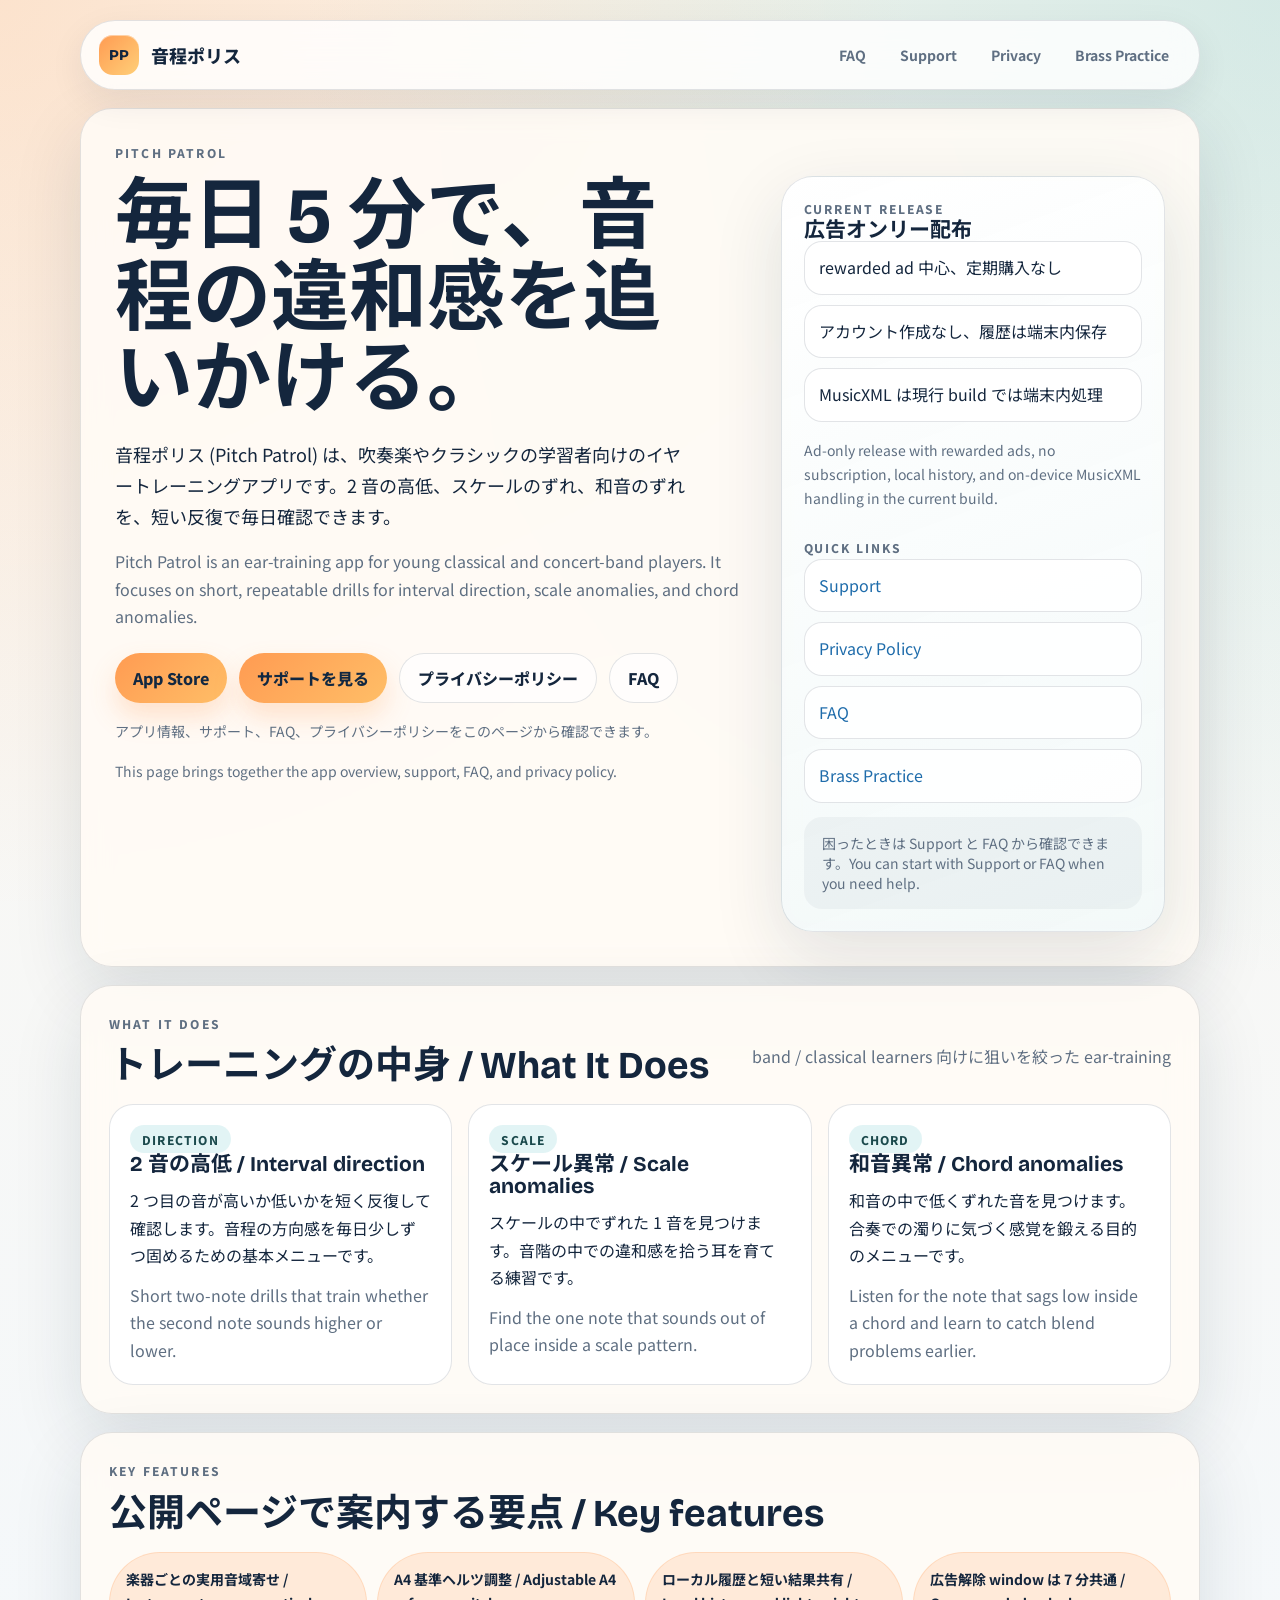
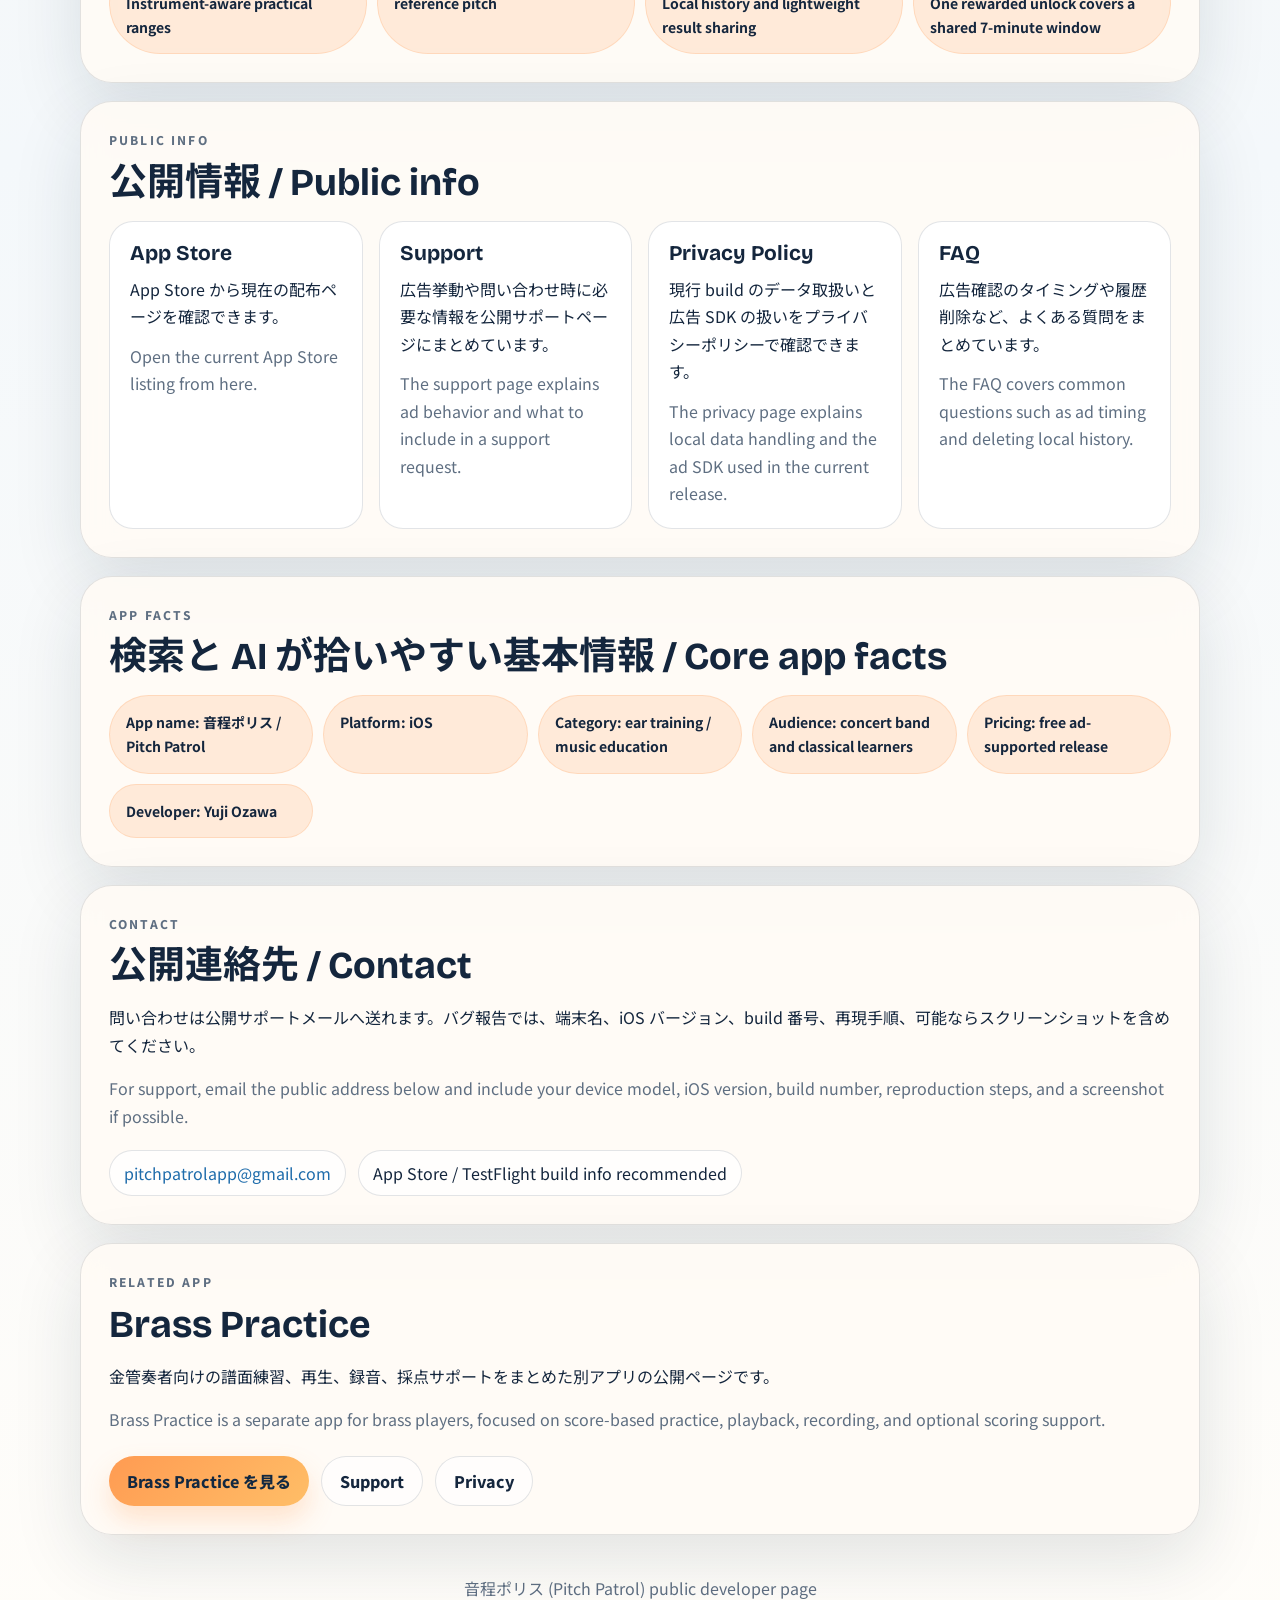
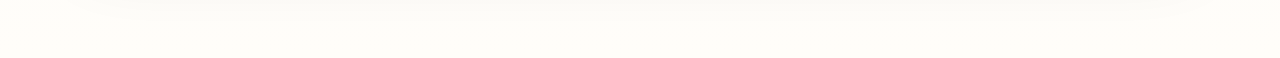
<file: index.html>
<!DOCTYPE html>
<html lang="ja">
<head>
  <meta charset="UTF-8">
  <meta name="viewport" content="width=device-width, initial-scale=1.0">
  <meta name="description" content="音程ポリス (Pitch Patrol) の公式サイト。吹奏楽やクラシック学習者向けの ear-training app として、App Store 情報、サポート、FAQ、プライバシーポリシーをまとめています。">
  <meta name="robots" content="index,follow,max-image-preview:large,max-snippet:-1,max-video-preview:-1">
  <meta name="keywords" content="音程ポリス,Pitch Patrol,イヤートレーニング,ear training,吹奏楽,クラシック,音感,ピッチ,チューニング,intonation">
  <meta name="apple-itunes-app" content="app-id=6766211805">
  <meta property="og:site_name" content="音程ポリス | Pitch Patrol">
  <meta property="og:type" content="website">
  <meta property="og:title" content="音程ポリス | Pitch Patrol">
  <meta property="og:description" content="吹奏楽やクラシック学習者向けの ear-training app、音程ポリス (Pitch Patrol) の公式サイトです。App Store 情報、サポート、FAQ、プライバシーポリシーをまとめています。">
  <meta property="og:url" content="https://musicapp-lab.github.io/">
  <meta name="twitter:card" content="summary">
  <meta name="twitter:title" content="音程ポリス | Pitch Patrol">
  <meta name="twitter:description" content="吹奏楽やクラシック学習者向けの ear-training app、音程ポリス (Pitch Patrol) の公式サイトです。">
  <link rel="canonical" href="https://musicapp-lab.github.io/">
  <title>音程ポリス | Pitch Patrol</title>
  <link rel="preconnect" href="https://fonts.googleapis.com">
  <link rel="preconnect" href="https://fonts.gstatic.com" crossorigin>
  <link href="https://fonts.googleapis.com/css2?family=Bricolage+Grotesque:wght@500;700;800&family=Noto+Sans+JP:wght@400;500;700;800&display=swap" rel="stylesheet">
  <link rel="stylesheet" href="./styles.css">
  <script type="application/ld+json">
  {
    "@context": "https://schema.org",
    "@type": "MobileApplication",
    "name": "音程ポリス",
    "alternateName": "Pitch Patrol",
    "url": "https://musicapp-lab.github.io/",
    "description": "吹奏楽やクラシック学習者向けの ear-training app。2 音の高低、スケールのずれ、和音のずれを短い反復で確認できます。",
    "applicationCategory": "MusicApplication",
    "operatingSystem": "iOS",
    "inLanguage": ["ja", "en"],
    "isAccessibleForFree": true,
    "downloadUrl": "https://apps.apple.com/jp/app/%E9%9F%B3%E7%A8%8B%E3%83%9D%E3%83%AA%E3%82%B9/id6766211805",
    "publisher": {
      "@type": "Person",
      "name": "Yuji Ozawa"
    },
    "offers": {
      "@type": "Offer",
      "price": "0",
      "priceCurrency": "JPY"
    },
    "featureList": [
      "2 音の高低トレーニング",
      "スケール異常トレーニング",
      "和音異常トレーニング",
      "楽器ごとの実用音域寄せ",
      "A4 基準ヘルツ調整",
      "ローカル履歴",
      "テスト結果共有"
    ]
  }
  </script>
</head>
<body>
  <div class="site-shell">
    <header class="topbar">
      <a class="brand" href="./index.html">
        <span class="brand-mark">PP</span>
        <span>音程ポリス</span>
      </a>
      <nav class="nav">
        <a href="./faq.html">FAQ</a>
        <a href="./support.html">Support</a>
        <a href="./privacy.html">Privacy</a>
        <a href="./brass-practice/">Brass Practice</a>
      </nav>
    </header>

    <main>
      <section class="hero">
        <p class="eyebrow">Pitch Patrol</p>
        <div class="hero-grid">
          <div>
            <h1>毎日 5 分で、音程の違和感を追いかける。</h1>
            <p class="lede">音程ポリス (Pitch Patrol) は、吹奏楽やクラシックの学習者向けのイヤートレーニングアプリです。2 音の高低、スケールのずれ、和音のずれを、短い反復で毎日確認できます。</p>
            <p class="muted">Pitch Patrol is an ear-training app for young classical and concert-band players. It focuses on short, repeatable drills for interval direction, scale anomalies, and chord anomalies.</p>
            <div class="cta-row">
              <a class="button" href="https://apps.apple.com/jp/app/%E9%9F%B3%E7%A8%8B%E3%83%9D%E3%83%AA%E3%82%B9/id6766211805">App Store</a>
              <a class="button" href="./support.html">サポートを見る</a>
              <a class="button-secondary" href="./privacy.html">プライバシーポリシー</a>
              <a class="button-secondary" href="./faq.html">FAQ</a>
            </div>
            <p class="top-note">アプリ情報、サポート、FAQ、プライバシーポリシーをこのページから確認できます。</p>
            <p class="top-note">This page brings together the app overview, support, FAQ, and privacy policy.</p>
          </div>

          <aside class="hero-side stack">
            <div>
              <p class="kicker">Current release</p>
              <h3>広告オンリー配布</h3>
              <ul class="mini-list">
                <li>rewarded ad 中心、定期購入なし</li>
                <li>アカウント作成なし、履歴は端末内保存</li>
                <li>MusicXML は現行 build では端末内処理</li>
              </ul>
              <p class="top-note">Ad-only release with rewarded ads, no subscription, local history, and on-device MusicXML handling in the current build.</p>
            </div>
            <div>
              <p class="kicker">Quick links</p>
              <ul class="mini-list">
                <li><a href="./support.html">Support</a></li>
                <li><a href="./privacy.html">Privacy Policy</a></li>
                <li><a href="./faq.html">FAQ</a></li>
                <li><a href="./brass-practice/">Brass Practice</a></li>
              </ul>
            </div>
            <div class="fine-print">困ったときは Support と FAQ から確認できます。You can start with Support or FAQ when you need help.</div>
          </aside>
        </div>
      </section>

      <section class="panel">
        <div class="section-head">
          <div>
            <p class="eyebrow">What It Does</p>
            <h2>トレーニングの中身 / What It Does</h2>
          </div>
          <p class="muted">band / classical learners 向けに狙いを絞った ear-training</p>
        </div>
        <div class="feature-grid">
          <article class="feature-card">
            <span class="feature-tag">Direction</span>
            <h3>2 音の高低 / Interval direction</h3>
            <p>2 つ目の音が高いか低いかを短く反復して確認します。音程の方向感を毎日少しずつ固めるための基本メニューです。</p>
            <p class="muted">Short two-note drills that train whether the second note sounds higher or lower.</p>
          </article>
          <article class="feature-card">
            <span class="feature-tag">Scale</span>
            <h3>スケール異常 / Scale anomalies</h3>
            <p>スケールの中でずれた 1 音を見つけます。音階の中での違和感を拾う耳を育てる練習です。</p>
            <p class="muted">Find the one note that sounds out of place inside a scale pattern.</p>
          </article>
          <article class="feature-card">
            <span class="feature-tag">Chord</span>
            <h3>和音異常 / Chord anomalies</h3>
            <p>和音の中で低くずれた音を見つけます。合奏での濁りに気づく感覚を鍛える目的のメニューです。</p>
            <p class="muted">Listen for the note that sags low inside a chord and learn to catch blend problems earlier.</p>
          </article>
        </div>
      </section>

      <section class="panel">
        <div class="section-head">
          <div>
            <p class="eyebrow">Key Features</p>
            <h2>公開ページで案内する要点 / Key features</h2>
          </div>
        </div>
        <ul class="pill-list">
          <li>楽器ごとの実用音域寄せ / Instrument-aware practical ranges</li>
          <li>A4 基準ヘルツ調整 / Adjustable A4 reference pitch</li>
          <li>ローカル履歴と短い結果共有 / Local history and lightweight result sharing</li>
          <li>広告解除 window は 7 分共通 / One rewarded unlock covers a shared 7-minute window</li>
        </ul>
      </section>

      <section class="panel">
        <div class="section-head">
          <div>
            <p class="eyebrow">Public Info</p>
            <h2>公開情報 / Public info</h2>
          </div>
        </div>
        <div class="panel-grid">
          <article class="info-card">
            <h3>App Store</h3>
            <p>App Store から現在の配布ページを確認できます。</p>
            <p class="muted">Open the current App Store listing from here.</p>
          </article>
          <article class="info-card">
            <h3>Support</h3>
            <p>広告挙動や問い合わせ時に必要な情報を公開サポートページにまとめています。</p>
            <p class="muted">The support page explains ad behavior and what to include in a support request.</p>
          </article>
          <article class="info-card">
            <h3>Privacy Policy</h3>
            <p>現行 build のデータ取扱いと広告 SDK の扱いをプライバシーポリシーで確認できます。</p>
            <p class="muted">The privacy page explains local data handling and the ad SDK used in the current release.</p>
          </article>
          <article class="info-card">
            <h3>FAQ</h3>
            <p>広告確認のタイミングや履歴削除など、よくある質問をまとめています。</p>
            <p class="muted">The FAQ covers common questions such as ad timing and deleting local history.</p>
          </article>
        </div>
      </section>

      <section class="panel">
        <div class="section-head">
          <div>
            <p class="eyebrow">App Facts</p>
            <h2>検索と AI が拾いやすい基本情報 / Core app facts</h2>
          </div>
        </div>
        <ul class="pill-list">
          <li>App name: 音程ポリス / Pitch Patrol</li>
          <li>Platform: iOS</li>
          <li>Category: ear training / music education</li>
          <li>Audience: concert band and classical learners</li>
          <li>Pricing: free ad-supported release</li>
          <li>Developer: Yuji Ozawa</li>
        </ul>
      </section>

      <section class="panel">
        <div class="section-head">
          <div>
            <p class="eyebrow">Contact</p>
            <h2>公開連絡先 / Contact</h2>
          </div>
        </div>
        <p>問い合わせは公開サポートメールへ送れます。バグ報告では、端末名、iOS バージョン、build 番号、再現手順、可能ならスクリーンショットを含めてください。</p>
        <p class="muted">For support, email the public address below and include your device model, iOS version, build number, reproduction steps, and a screenshot if possible.</p>
        <div class="contact-strip">
          <a href="mailto:pitchpatrolapp@gmail.com">pitchpatrolapp@gmail.com</a>
          <span>App Store / TestFlight build info recommended</span>
        </div>
      </section>

      <section class="panel">
        <div class="section-head">
          <div>
            <p class="eyebrow">Related App</p>
            <h2>Brass Practice</h2>
          </div>
        </div>
        <p>金管奏者向けの譜面練習、再生、録音、採点サポートをまとめた別アプリの公開ページです。</p>
        <p class="muted">Brass Practice is a separate app for brass players, focused on score-based practice, playback, recording, and optional scoring support.</p>
        <div class="cta-row">
          <a class="button" href="./brass-practice/">Brass Practice を見る</a>
          <a class="button-secondary" href="./brass-practice/support.html">Support</a>
          <a class="button-secondary" href="./brass-practice/privacy.html">Privacy</a>
        </div>
      </section>

      <footer class="footer">
        <p>音程ポリス (Pitch Patrol) public developer page</p>
      </footer>
    </main>
  </div>
</body>
</html>
</file>
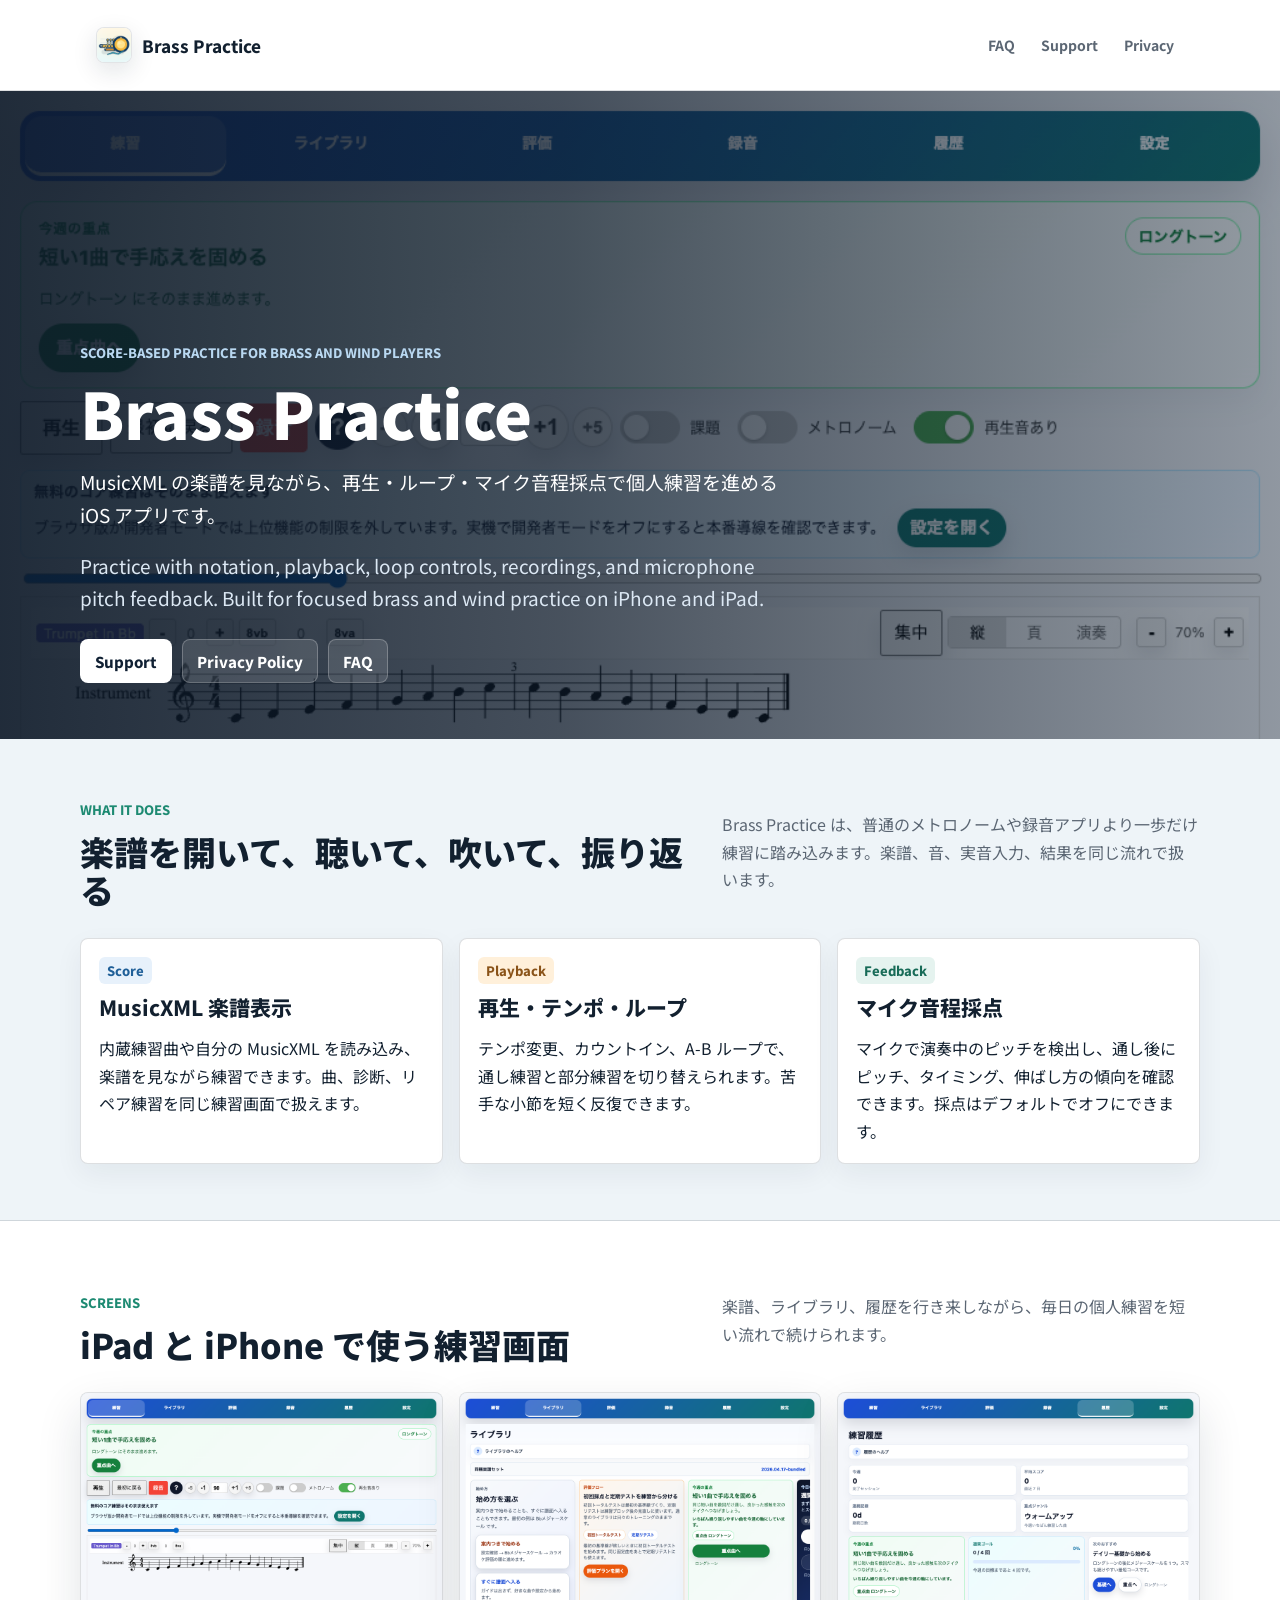
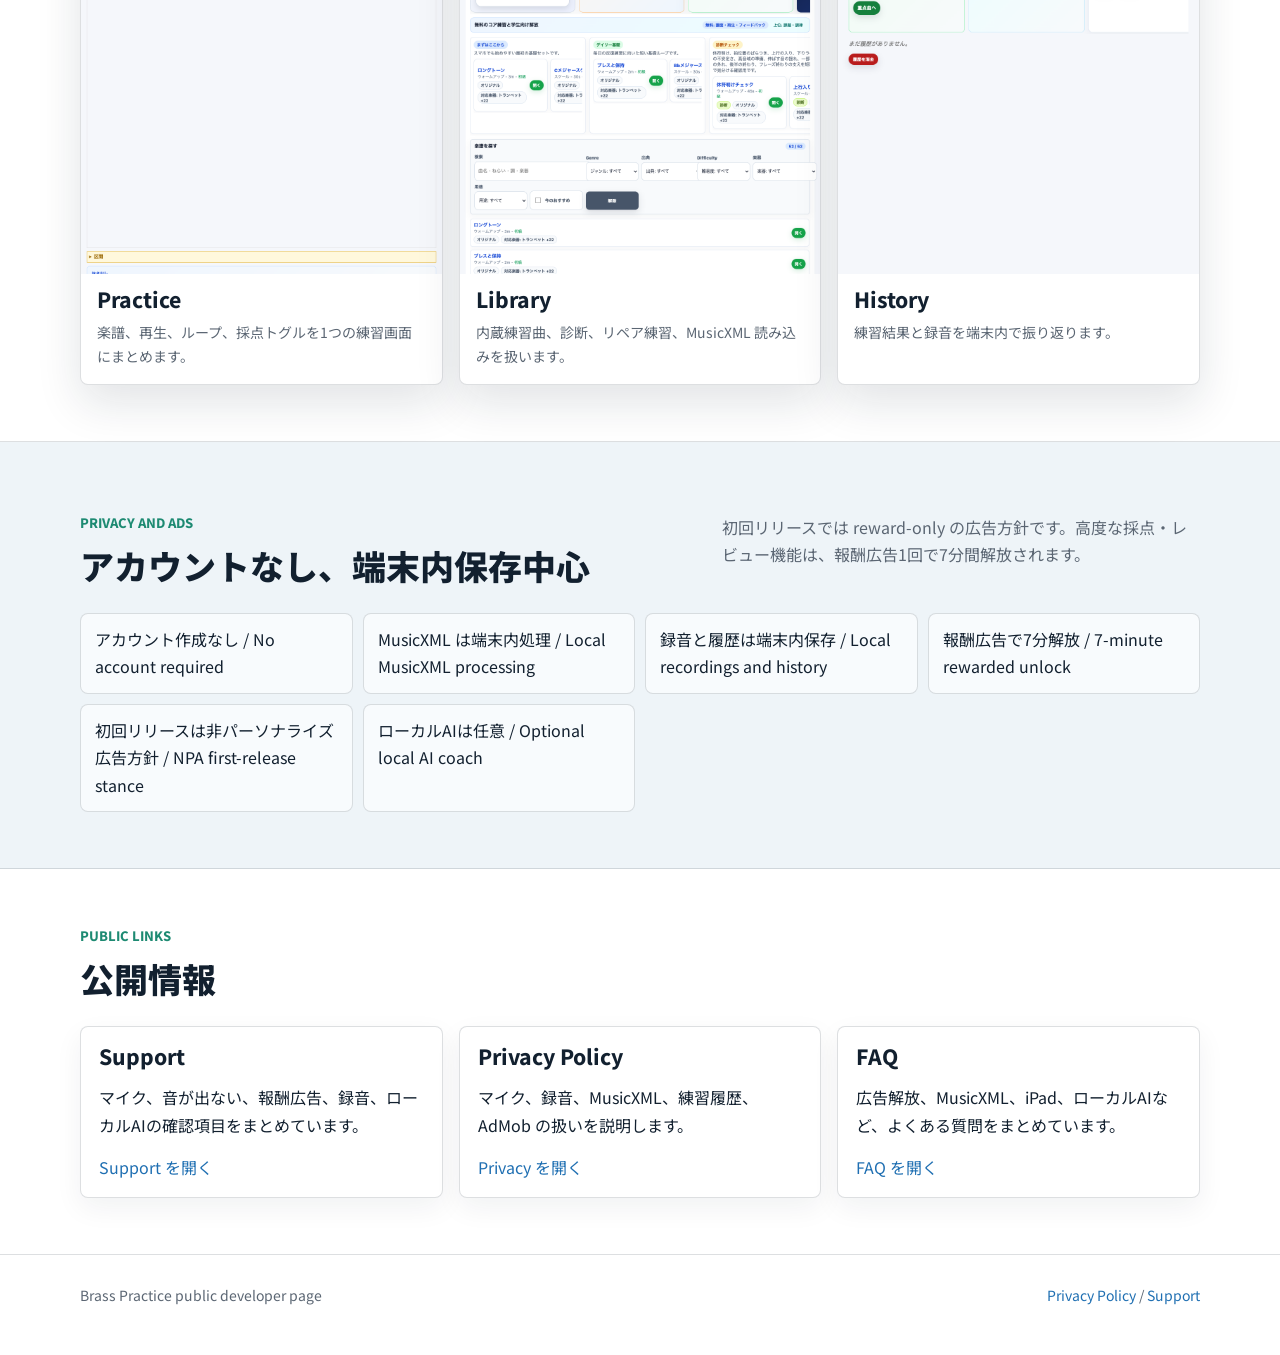
<file: brass-practice/index.html>
<!DOCTYPE html>
<html lang="ja">
<head>
  <meta charset="UTF-8">
  <meta name="viewport" content="width=device-width, initial-scale=1.0">
  <meta name="description" content="Brass Practice の公式公開ページ。MusicXML 楽譜表示、再生、ループ練習、マイク音程採点、録音、サポート、FAQ、プライバシーポリシーをまとめています。">
  <meta name="robots" content="index,follow,max-image-preview:large,max-snippet:-1,max-video-preview:-1">
  <meta name="keywords" content="Brass Practice,金管,管楽器,MusicXML,楽譜,音程,採点,トランペット,トロンボーン,ホルン,brass practice,pitch feedback">
  <meta property="og:site_name" content="Brass Practice">
  <meta property="og:type" content="website">
  <meta property="og:title" content="Brass Practice">
  <meta property="og:description" content="MusicXML 楽譜表示、再生、ループ練習、マイク音程採点で管楽器の個人練習を支える iOS アプリです。">
  <meta property="og:url" content="https://musicapp-lab.github.io/brass-practice/">
  <meta property="og:image" content="https://musicapp-lab.github.io/brass-practice/assets/brass-practice-hero.png">
  <meta name="twitter:card" content="summary_large_image">
  <meta name="twitter:title" content="Brass Practice">
  <meta name="twitter:description" content="MusicXML 楽譜、再生、ループ、マイク採点で管楽器の練習を支えるアプリです。">
  <link rel="canonical" href="https://musicapp-lab.github.io/brass-practice/">
  <title>Brass Practice</title>
  <link rel="icon" href="./assets/brass-practice-icon.png" type="image/png">
  <link rel="preconnect" href="https://fonts.googleapis.com">
  <link rel="preconnect" href="https://fonts.gstatic.com" crossorigin>
  <link href="https://fonts.googleapis.com/css2?family=Noto+Sans+JP:wght@400;500;700;800;900&display=swap" rel="stylesheet">
  <link rel="stylesheet" href="./styles.css">
  <script type="application/ld+json">
  {
    "@context": "https://schema.org",
    "@type": "MobileApplication",
    "name": "Brass Practice",
    "url": "https://musicapp-lab.github.io/brass-practice/",
    "description": "Brass Practice is an iOS music practice app for brass and wind players. It combines MusicXML score display, playback, loop practice, microphone pitch feedback, recordings, and local practice history.",
    "applicationCategory": "MusicApplication",
    "operatingSystem": "iOS",
    "inLanguage": ["ja", "en"],
    "isAccessibleForFree": true,
    "publisher": {
      "@type": "Person",
      "name": "Yuji Ozawa"
    },
    "offers": {
      "@type": "Offer",
      "price": "0",
      "priceCurrency": "JPY"
    },
    "featureList": [
      "MusicXML score display and playback",
      "Tempo control, count-in, and A-B loop practice",
      "Microphone-based live pitch feedback and scoring",
      "Practice history and recordings",
      "Optional local AI coach with standard scoring fallback",
      "Rewarded-ad unlock for advanced scoring and review tools"
    ]
  }
  </script>
</head>
<body>
  <header class="topbar">
    <div class="topbar-inner">
      <a class="brand" href="./index.html">
        <img class="brand-mark" src="./assets/brass-practice-icon.png" alt="" width="36" height="36">
        <span>Brass Practice</span>
      </a>
      <nav class="nav" aria-label="Primary">
        <a href="./faq.html">FAQ</a>
        <a href="./support.html">Support</a>
        <a href="./privacy.html">Privacy</a>
      </nav>
    </div>
  </header>

  <main>
    <section class="hero">
      <img class="hero-media" src="./assets/brass-practice-hero.png" alt="Brass Practice score practice screen on iPad">
      <div class="hero-content">
        <p class="eyebrow">Score-based practice for brass and wind players</p>
        <h1>Brass Practice</h1>
        <p class="lede">MusicXML の楽譜を見ながら、再生・ループ・マイク音程採点で個人練習を進める iOS アプリです。</p>
        <p class="lede muted">Practice with notation, playback, loop controls, recordings, and microphone pitch feedback. Built for focused brass and wind practice on iPhone and iPad.</p>
        <div class="cta-row">
          <a class="button" href="./support.html">Support</a>
          <a class="button-secondary" href="./privacy.html">Privacy Policy</a>
          <a class="button-secondary" href="./faq.html">FAQ</a>
        </div>
      </div>
    </section>

    <section class="section alt">
      <div class="section-inner">
        <div class="section-head">
          <div>
            <p class="eyebrow">What It Does</p>
            <h2>楽譜を開いて、聴いて、吹いて、振り返る</h2>
          </div>
          <p class="muted">Brass Practice は、普通のメトロノームや録音アプリより一歩だけ練習に踏み込みます。楽譜、音、実音入力、結果を同じ流れで扱います。</p>
        </div>
        <div class="feature-grid">
          <article class="feature-card">
            <span class="tag blue">Score</span>
            <h3>MusicXML 楽譜表示</h3>
            <p>内蔵練習曲や自分の MusicXML を読み込み、楽譜を見ながら練習できます。曲、診断、リペア練習を同じ練習画面で扱えます。</p>
          </article>
          <article class="feature-card">
            <span class="tag gold">Playback</span>
            <h3>再生・テンポ・ループ</h3>
            <p>テンポ変更、カウントイン、A-B ループで、通し練習と部分練習を切り替えられます。苦手な小節を短く反復できます。</p>
          </article>
          <article class="feature-card">
            <span class="tag">Feedback</span>
            <h3>マイク音程採点</h3>
            <p>マイクで演奏中のピッチを検出し、通し後にピッチ、タイミング、伸ばし方の傾向を確認できます。採点はデフォルトでオフにできます。</p>
          </article>
        </div>
      </div>
    </section>

    <section class="section">
      <div class="section-inner">
        <div class="section-head">
          <div>
            <p class="eyebrow">Screens</p>
            <h2>iPad と iPhone で使う練習画面</h2>
          </div>
          <p class="muted">楽譜、ライブラリ、履歴を行き来しながら、毎日の個人練習を短い流れで続けられます。</p>
        </div>
        <div class="screenshot-grid">
          <article class="screenshot-card">
            <img src="./assets/brass-practice-hero.png" alt="Brass Practice practice screen with notation and controls">
            <div class="screenshot-caption">
              <h3>Practice</h3>
              <p>楽譜、再生、ループ、採点トグルを1つの練習画面にまとめます。</p>
            </div>
          </article>
          <article class="screenshot-card">
            <img src="./assets/brass-practice-library.png" alt="Brass Practice library screen">
            <div class="screenshot-caption">
              <h3>Library</h3>
              <p>内蔵練習曲、診断、リペア練習、MusicXML 読み込みを扱います。</p>
            </div>
          </article>
          <article class="screenshot-card">
            <img src="./assets/brass-practice-history.png" alt="Brass Practice history screen">
            <div class="screenshot-caption">
              <h3>History</h3>
              <p>練習結果と録音を端末内で振り返ります。</p>
            </div>
          </article>
        </div>
      </div>
    </section>

    <section class="section alt">
      <div class="section-inner">
        <div class="section-head">
          <div>
            <p class="eyebrow">Privacy And Ads</p>
            <h2>アカウントなし、端末内保存中心</h2>
          </div>
          <p class="muted">初回リリースでは reward-only の広告方針です。高度な採点・レビュー機能は、報酬広告1回で7分間解放されます。</p>
        </div>
        <ul class="pill-list">
          <li>アカウント作成なし / No account required</li>
          <li>MusicXML は端末内処理 / Local MusicXML processing</li>
          <li>録音と履歴は端末内保存 / Local recordings and history</li>
          <li>報酬広告で7分解放 / 7-minute rewarded unlock</li>
          <li>初回リリースは非パーソナライズ広告方針 / NPA first-release stance</li>
          <li>ローカルAIは任意 / Optional local AI coach</li>
        </ul>
      </div>
    </section>

    <section class="section">
      <div class="section-inner">
        <div class="section-head">
          <div>
            <p class="eyebrow">Public Links</p>
            <h2>公開情報</h2>
          </div>
        </div>
        <div class="info-grid">
          <article class="info-card">
            <h3>Support</h3>
            <p>マイク、音が出ない、報酬広告、録音、ローカルAIの確認項目をまとめています。</p>
            <a href="./support.html">Support を開く</a>
          </article>
          <article class="info-card">
            <h3>Privacy Policy</h3>
            <p>マイク、録音、MusicXML、練習履歴、AdMob の扱いを説明します。</p>
            <a href="./privacy.html">Privacy を開く</a>
          </article>
          <article class="info-card">
            <h3>FAQ</h3>
            <p>広告解放、MusicXML、iPad、ローカルAIなど、よくある質問をまとめています。</p>
            <a href="./faq.html">FAQ を開く</a>
          </article>
        </div>
      </div>
    </section>
  </main>

  <footer class="footer">
    <div class="footer-inner">
      <p>Brass Practice public developer page</p>
      <p><a href="./privacy.html">Privacy Policy</a> / <a href="./support.html">Support</a></p>
    </div>
  </footer>
</body>
</html>
</file>
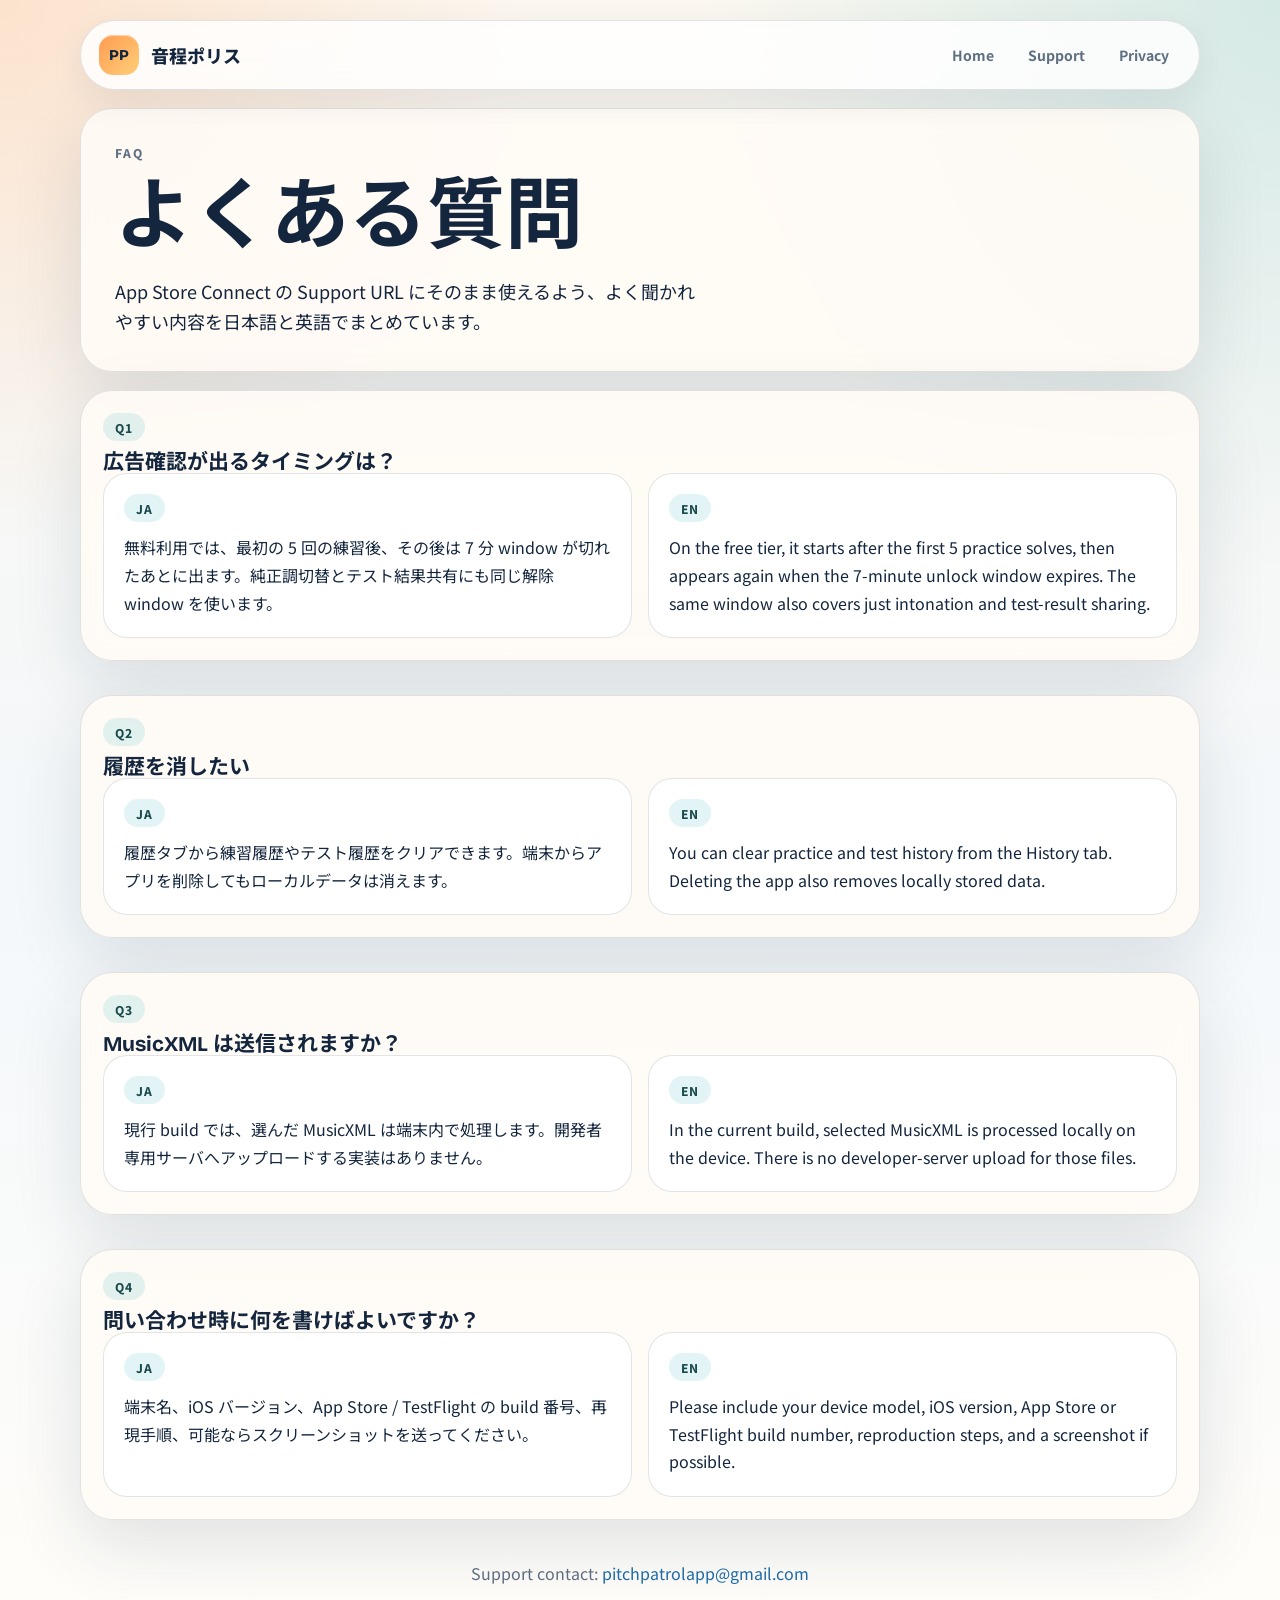
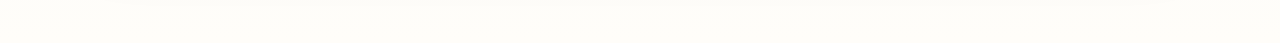
<file: faq.html>
<!DOCTYPE html>
<html lang="ja">
<head>
  <meta charset="UTF-8">
  <meta name="viewport" content="width=device-width, initial-scale=1.0">
  <meta name="description" content="音程ポリス (Pitch Patrol) の公開 FAQ。広告確認のタイミング、履歴削除、MusicXML の扱い、問い合わせ時の情報を案内します。">
  <meta name="robots" content="index,follow,max-image-preview:large,max-snippet:-1,max-video-preview:-1">
  <meta property="og:site_name" content="音程ポリス | Pitch Patrol">
  <meta property="og:type" content="website">
  <meta property="og:title" content="音程ポリス FAQ">
  <meta property="og:description" content="音程ポリス (Pitch Patrol) の公開 FAQ。広告確認のタイミング、履歴削除、MusicXML の扱い、問い合わせ時の情報を案内します。">
  <meta property="og:url" content="https://musicapp-lab.github.io/faq.html">
  <meta name="twitter:card" content="summary">
  <meta name="twitter:title" content="音程ポリス FAQ">
  <meta name="twitter:description" content="音程ポリス (Pitch Patrol) のよくある質問をまとめたページです。">
  <link rel="canonical" href="https://musicapp-lab.github.io/faq.html">
  <title>音程ポリス FAQ</title>
  <link rel="preconnect" href="https://fonts.googleapis.com">
  <link rel="preconnect" href="https://fonts.gstatic.com" crossorigin>
  <link href="https://fonts.googleapis.com/css2?family=Bricolage+Grotesque:wght@500;700;800&family=Noto+Sans+JP:wght@400;500;700;800&display=swap" rel="stylesheet">
  <link rel="stylesheet" href="./styles.css">
  <script type="application/ld+json">
  {
    "@context": "https://schema.org",
    "@type": "FAQPage",
    "name": "音程ポリス FAQ",
    "url": "https://musicapp-lab.github.io/faq.html",
    "mainEntity": [
      {
        "@type": "Question",
        "name": "広告確認が出るタイミングは？",
        "acceptedAnswer": {
          "@type": "Answer",
          "text": "無料利用では、最初の 5 回の練習後、その後は 7 分 window が切れたあとに出ます。純正調切替とテスト結果共有にも同じ解除 window を使います。"
        }
      },
      {
        "@type": "Question",
        "name": "履歴を消したい",
        "acceptedAnswer": {
          "@type": "Answer",
          "text": "履歴タブから練習履歴やテスト履歴をクリアできます。端末からアプリを削除してもローカルデータは消えます。"
        }
      },
      {
        "@type": "Question",
        "name": "MusicXML は送信されますか？",
        "acceptedAnswer": {
          "@type": "Answer",
          "text": "現行 build では、選んだ MusicXML は端末内で処理します。開発者専用サーバへアップロードする実装はありません。"
        }
      },
      {
        "@type": "Question",
        "name": "問い合わせ時に何を書けばよいですか？",
        "acceptedAnswer": {
          "@type": "Answer",
          "text": "端末名、iOS バージョン、App Store / TestFlight の build 番号、再現手順、可能ならスクリーンショットを送ってください。"
        }
      }
    ]
  }
  </script>
</head>
<body>
  <div class="site-shell">
    <header class="topbar">
      <a class="brand" href="./index.html">
        <span class="brand-mark">PP</span>
        <span>音程ポリス</span>
      </a>
      <nav class="nav">
        <a href="./index.html">Home</a>
        <a href="./support.html">Support</a>
        <a href="./privacy.html">Privacy</a>
      </nav>
    </header>

    <main>
      <section class="hero">
        <p class="eyebrow">FAQ</p>
        <h1>よくある質問</h1>
        <p class="lede">App Store Connect の Support URL にそのまま使えるよう、よく聞かれやすい内容を日本語と英語でまとめています。</p>
      </section>

      <section class="faq-item">
        <span class="lang-label">Q1</span>
        <h3>広告確認が出るタイミングは？</h3>
        <div class="faq-grid">
          <div class="lang-card">
            <span class="lang-label">JA</span>
            <p>無料利用では、最初の 5 回の練習後、その後は 7 分 window が切れたあとに出ます。純正調切替とテスト結果共有にも同じ解除 window を使います。</p>
          </div>
          <div class="lang-card">
            <span class="lang-label">EN</span>
            <p>On the free tier, it starts after the first 5 practice solves, then appears again when the 7-minute unlock window expires. The same window also covers just intonation and test-result sharing.</p>
          </div>
        </div>
      </section>

      <section class="faq-item">
        <span class="lang-label">Q2</span>
        <h3>履歴を消したい</h3>
        <div class="faq-grid">
          <div class="lang-card">
            <span class="lang-label">JA</span>
            <p>履歴タブから練習履歴やテスト履歴をクリアできます。端末からアプリを削除してもローカルデータは消えます。</p>
          </div>
          <div class="lang-card">
            <span class="lang-label">EN</span>
            <p>You can clear practice and test history from the History tab. Deleting the app also removes locally stored data.</p>
          </div>
        </div>
      </section>

      <section class="faq-item">
        <span class="lang-label">Q3</span>
        <h3>MusicXML は送信されますか？</h3>
        <div class="faq-grid">
          <div class="lang-card">
            <span class="lang-label">JA</span>
            <p>現行 build では、選んだ MusicXML は端末内で処理します。開発者専用サーバへアップロードする実装はありません。</p>
          </div>
          <div class="lang-card">
            <span class="lang-label">EN</span>
            <p>In the current build, selected MusicXML is processed locally on the device. There is no developer-server upload for those files.</p>
          </div>
        </div>
      </section>

      <section class="faq-item">
        <span class="lang-label">Q4</span>
        <h3>問い合わせ時に何を書けばよいですか？</h3>
        <div class="faq-grid">
          <div class="lang-card">
            <span class="lang-label">JA</span>
            <p>端末名、iOS バージョン、App Store / TestFlight の build 番号、再現手順、可能ならスクリーンショットを送ってください。</p>
          </div>
          <div class="lang-card">
            <span class="lang-label">EN</span>
            <p>Please include your device model, iOS version, App Store or TestFlight build number, reproduction steps, and a screenshot if possible.</p>
          </div>
        </div>
      </section>

      <footer class="footer">
        <p>Support contact: <a href="mailto:pitchpatrolapp@gmail.com">pitchpatrolapp@gmail.com</a></p>
      </footer>
    </main>
  </div>
</body>
</html>
</file>
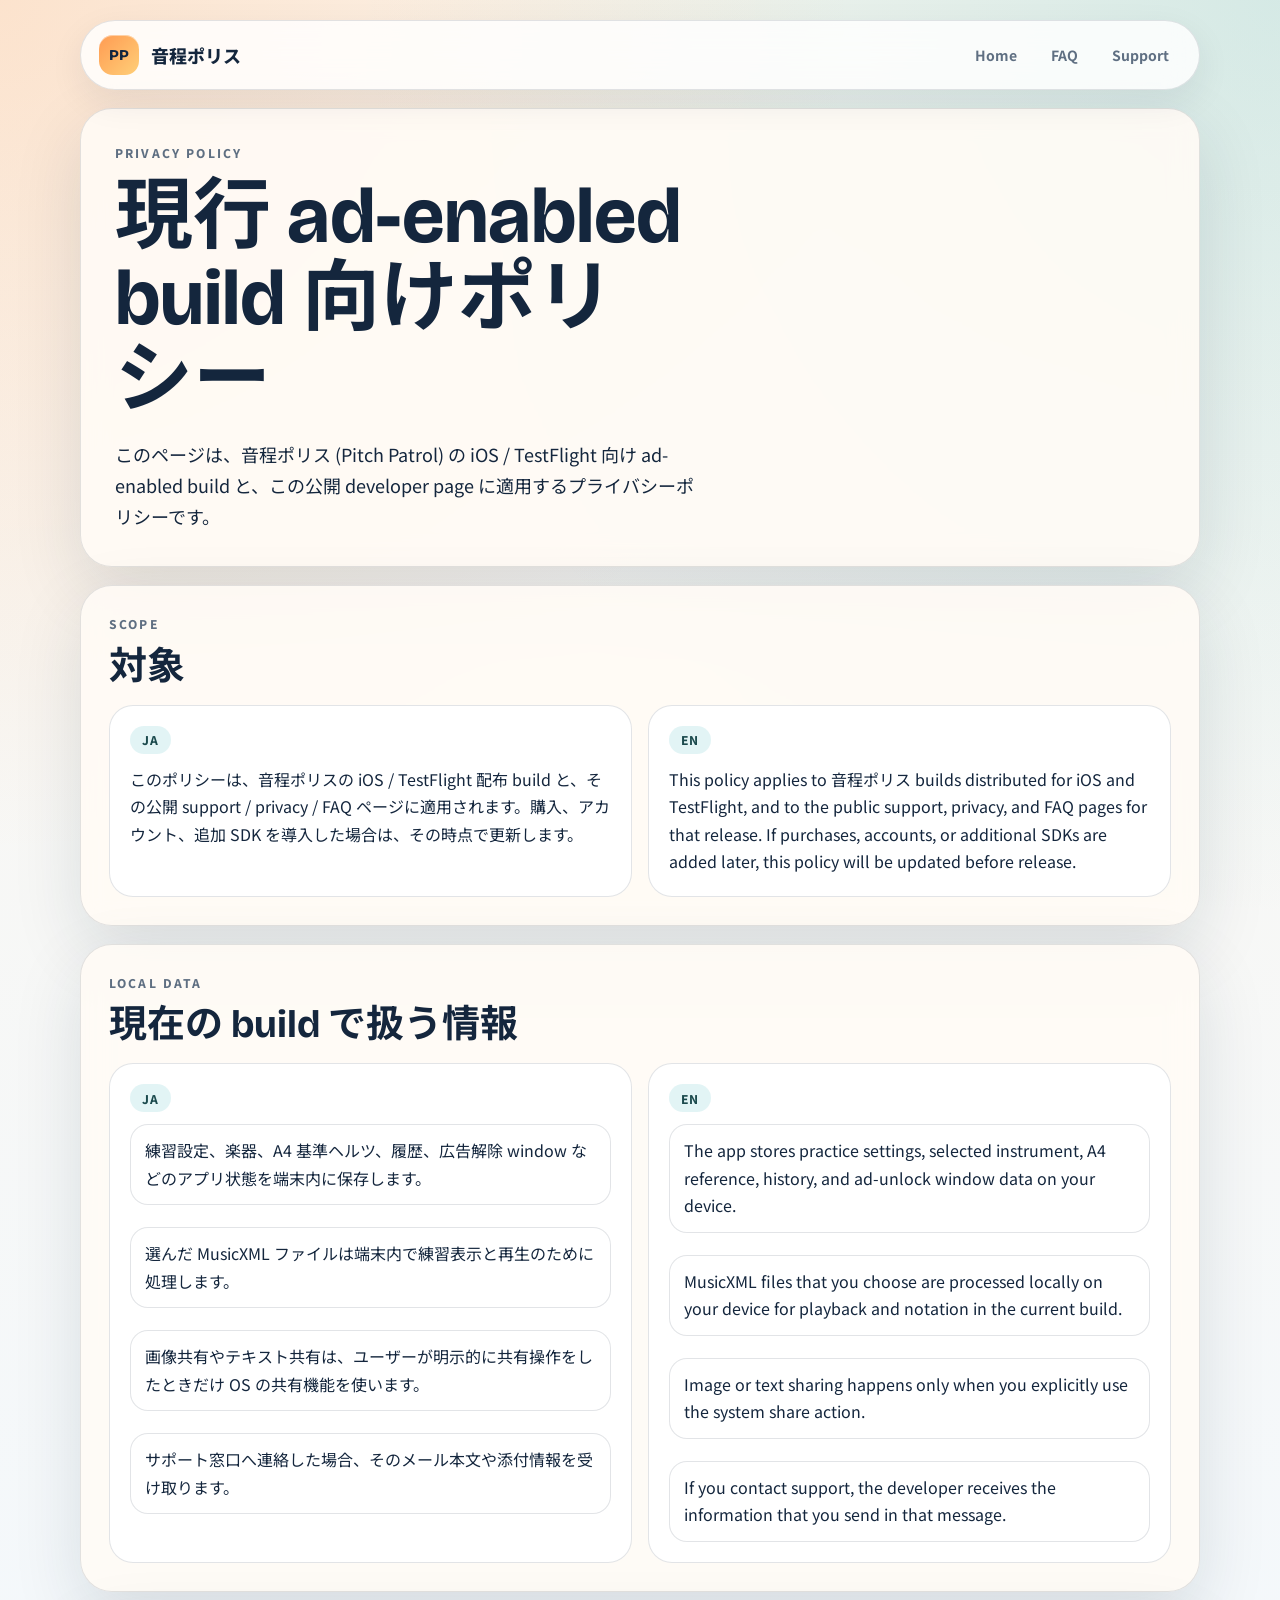
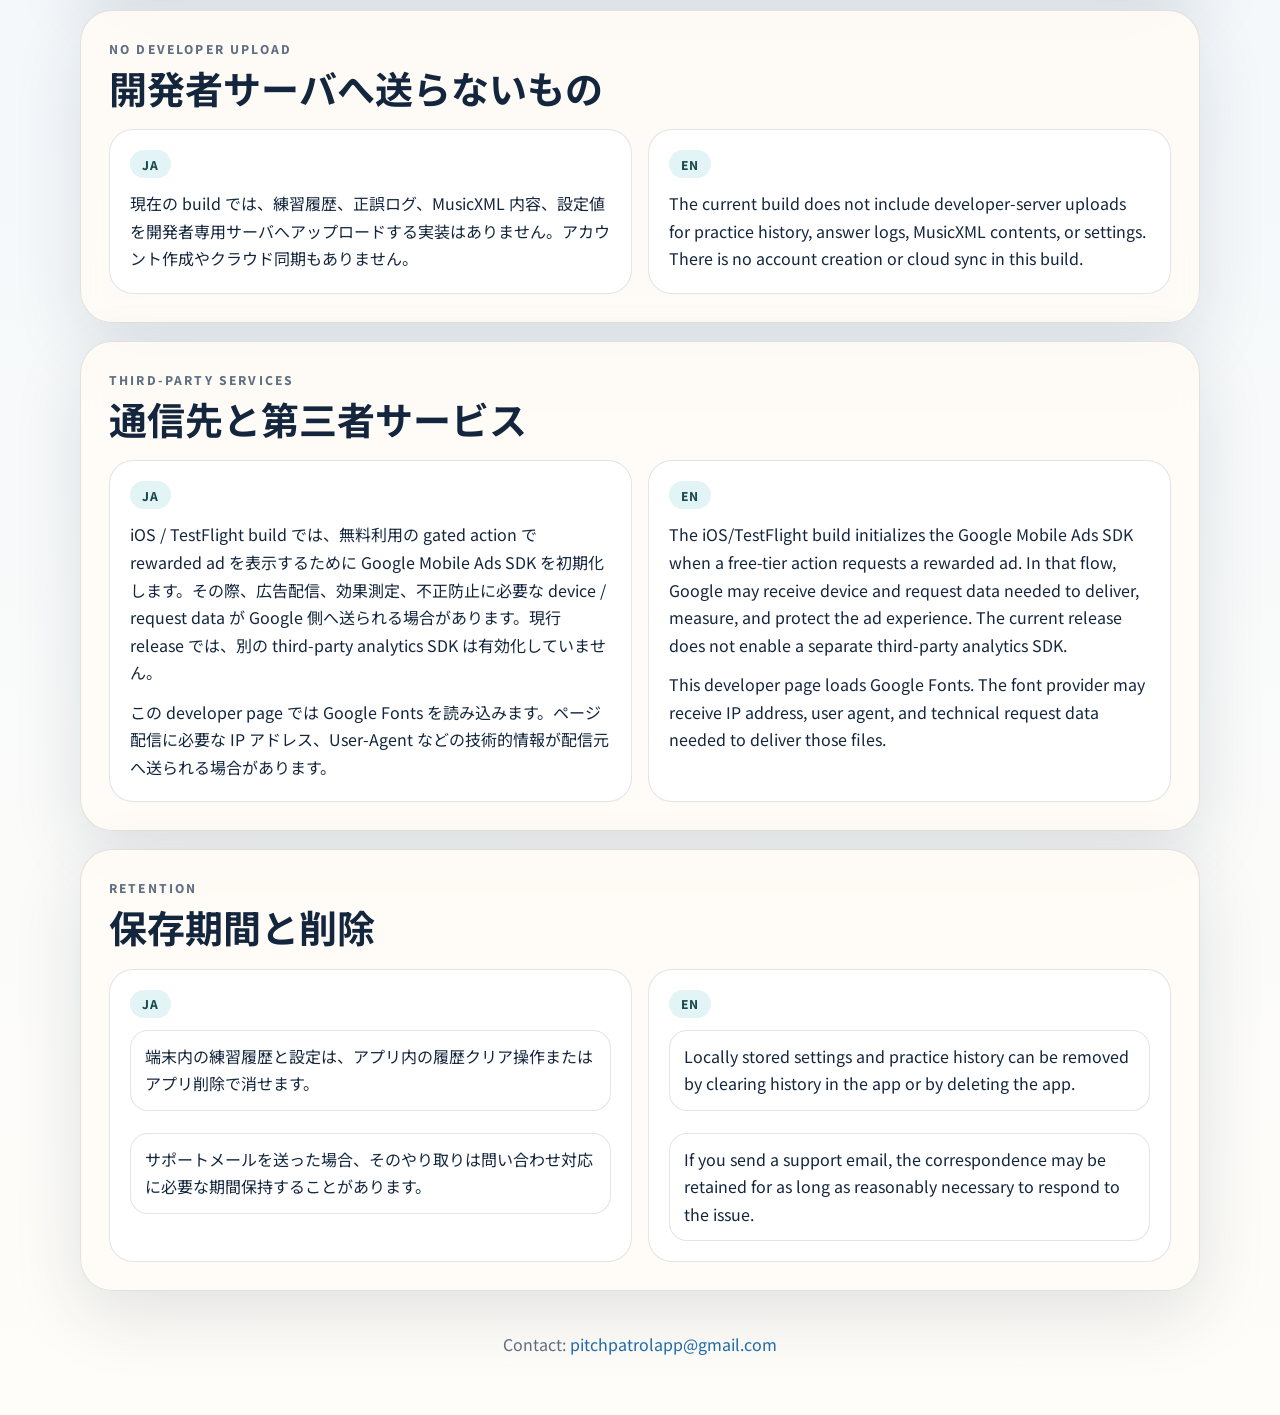
<file: privacy.html>
<!DOCTYPE html>
<html lang="ja">
<head>
  <meta charset="UTF-8">
  <meta name="viewport" content="width=device-width, initial-scale=1.0">
  <meta name="description" content="音程ポリス (Pitch Patrol) の現行 ad-enabled build 向けプライバシーポリシー。ローカル保存、広告 SDK、問い合わせ情報の扱いを説明します。">
  <meta name="robots" content="index,follow,max-image-preview:large,max-snippet:-1,max-video-preview:-1">
  <meta property="og:site_name" content="音程ポリス | Pitch Patrol">
  <meta property="og:type" content="website">
  <meta property="og:title" content="音程ポリス Privacy Policy">
  <meta property="og:description" content="音程ポリス (Pitch Patrol) の現行 ad-enabled build 向けプライバシーポリシーです。ローカル保存、広告 SDK、問い合わせ情報の扱いを説明します。">
  <meta property="og:url" content="https://musicapp-lab.github.io/privacy.html">
  <meta name="twitter:card" content="summary">
  <meta name="twitter:title" content="音程ポリス Privacy Policy">
  <meta name="twitter:description" content="音程ポリス (Pitch Patrol) のプライバシーポリシーです。">
  <link rel="canonical" href="https://musicapp-lab.github.io/privacy.html">
  <title>音程ポリス Privacy Policy</title>
  <link rel="preconnect" href="https://fonts.googleapis.com">
  <link rel="preconnect" href="https://fonts.gstatic.com" crossorigin>
  <link href="https://fonts.googleapis.com/css2?family=Bricolage+Grotesque:wght@500;700;800&family=Noto+Sans+JP:wght@400;500;700;800&display=swap" rel="stylesheet">
  <link rel="stylesheet" href="./styles.css">
  <script type="application/ld+json">
  {
    "@context": "https://schema.org",
    "@type": "WebPage",
    "name": "音程ポリス Privacy Policy",
    "url": "https://musicapp-lab.github.io/privacy.html",
    "description": "音程ポリス (Pitch Patrol) の現行 ad-enabled build 向けプライバシーポリシー。",
    "about": {
      "@type": "MobileApplication",
      "name": "音程ポリス",
      "alternateName": "Pitch Patrol",
      "operatingSystem": "iOS"
    },
    "publisher": {
      "@type": "Person",
      "name": "Yuji Ozawa"
    }
  }
  </script>
</head>
<body>
  <div class="site-shell">
    <header class="topbar">
      <a class="brand" href="./index.html">
        <span class="brand-mark">PP</span>
        <span>音程ポリス</span>
      </a>
      <nav class="nav">
        <a href="./index.html">Home</a>
        <a href="./faq.html">FAQ</a>
        <a href="./support.html">Support</a>
      </nav>
    </header>

    <main>
      <section class="hero">
        <p class="eyebrow">Privacy Policy</p>
        <h1>現行 ad-enabled build 向けポリシー</h1>
        <p class="lede">このページは、音程ポリス (Pitch Patrol) の iOS / TestFlight 向け ad-enabled build と、この公開 developer page に適用するプライバシーポリシーです。</p>
      </section>

      <section class="panel">
        <div class="section-head">
          <div>
            <p class="eyebrow">Scope</p>
            <h2>対象</h2>
          </div>
        </div>
        <div class="dual-grid">
          <div class="lang-card">
            <span class="lang-label">JA</span>
            <p>このポリシーは、音程ポリスの iOS / TestFlight 配布 build と、その公開 support / privacy / FAQ ページに適用されます。購入、アカウント、追加 SDK を導入した場合は、その時点で更新します。</p>
          </div>
          <div class="lang-card">
            <span class="lang-label">EN</span>
            <p>This policy applies to 音程ポリス builds distributed for iOS and TestFlight, and to the public support, privacy, and FAQ pages for that release. If purchases, accounts, or additional SDKs are added later, this policy will be updated before release.</p>
          </div>
        </div>
      </section>

      <section class="panel">
        <div class="section-head">
          <div>
            <p class="eyebrow">Local data</p>
            <h2>現在の build で扱う情報</h2>
          </div>
        </div>
        <div class="dual-grid">
          <div class="lang-card">
            <span class="lang-label">JA</span>
            <ul class="check-list">
              <li>練習設定、楽器、A4 基準ヘルツ、履歴、広告解除 window などのアプリ状態を端末内に保存します。</li>
              <li>選んだ MusicXML ファイルは端末内で練習表示と再生のために処理します。</li>
              <li>画像共有やテキスト共有は、ユーザーが明示的に共有操作をしたときだけ OS の共有機能を使います。</li>
              <li>サポート窓口へ連絡した場合、そのメール本文や添付情報を受け取ります。</li>
            </ul>
          </div>
          <div class="lang-card">
            <span class="lang-label">EN</span>
            <ul class="check-list">
              <li>The app stores practice settings, selected instrument, A4 reference, history, and ad-unlock window data on your device.</li>
              <li>MusicXML files that you choose are processed locally on your device for playback and notation in the current build.</li>
              <li>Image or text sharing happens only when you explicitly use the system share action.</li>
              <li>If you contact support, the developer receives the information that you send in that message.</li>
            </ul>
          </div>
        </div>
      </section>

      <section class="panel">
        <div class="section-head">
          <div>
            <p class="eyebrow">No developer upload</p>
            <h2>開発者サーバへ送らないもの</h2>
          </div>
        </div>
        <div class="dual-grid">
          <div class="lang-card">
            <span class="lang-label">JA</span>
            <p>現在の build では、練習履歴、正誤ログ、MusicXML 内容、設定値を開発者専用サーバへアップロードする実装はありません。アカウント作成やクラウド同期もありません。</p>
          </div>
          <div class="lang-card">
            <span class="lang-label">EN</span>
            <p>The current build does not include developer-server uploads for practice history, answer logs, MusicXML contents, or settings. There is no account creation or cloud sync in this build.</p>
          </div>
        </div>
      </section>

      <section class="panel">
        <div class="section-head">
          <div>
            <p class="eyebrow">Third-party services</p>
            <h2>通信先と第三者サービス</h2>
          </div>
        </div>
        <div class="dual-grid">
          <div class="lang-card">
            <span class="lang-label">JA</span>
            <p>iOS / TestFlight build では、無料利用の gated action で rewarded ad を表示するために Google Mobile Ads SDK を初期化します。その際、広告配信、効果測定、不正防止に必要な device / request data が Google 側へ送られる場合があります。現行 release では、別の third-party analytics SDK は有効化していません。</p>
            <p>この developer page では Google Fonts を読み込みます。ページ配信に必要な IP アドレス、User-Agent などの技術的情報が配信元へ送られる場合があります。</p>
          </div>
          <div class="lang-card">
            <span class="lang-label">EN</span>
            <p>The iOS/TestFlight build initializes the Google Mobile Ads SDK when a free-tier action requests a rewarded ad. In that flow, Google may receive device and request data needed to deliver, measure, and protect the ad experience. The current release does not enable a separate third-party analytics SDK.</p>
            <p>This developer page loads Google Fonts. The font provider may receive IP address, user agent, and technical request data needed to deliver those files.</p>
          </div>
        </div>
      </section>

      <section class="panel">
        <div class="section-head">
          <div>
            <p class="eyebrow">Retention</p>
            <h2>保存期間と削除</h2>
          </div>
        </div>
        <div class="dual-grid">
          <div class="lang-card">
            <span class="lang-label">JA</span>
            <ul class="check-list">
              <li>端末内の練習履歴と設定は、アプリ内の履歴クリア操作またはアプリ削除で消せます。</li>
              <li>サポートメールを送った場合、そのやり取りは問い合わせ対応に必要な期間保持することがあります。</li>
            </ul>
          </div>
          <div class="lang-card">
            <span class="lang-label">EN</span>
            <ul class="check-list">
              <li>Locally stored settings and practice history can be removed by clearing history in the app or by deleting the app.</li>
              <li>If you send a support email, the correspondence may be retained for as long as reasonably necessary to respond to the issue.</li>
            </ul>
          </div>
        </div>
      </section>

      <footer class="footer">
        <p>Contact: <a href="mailto:pitchpatrolapp@gmail.com">pitchpatrolapp@gmail.com</a></p>
      </footer>
    </main>
  </div>
</body>
</html>
</file>
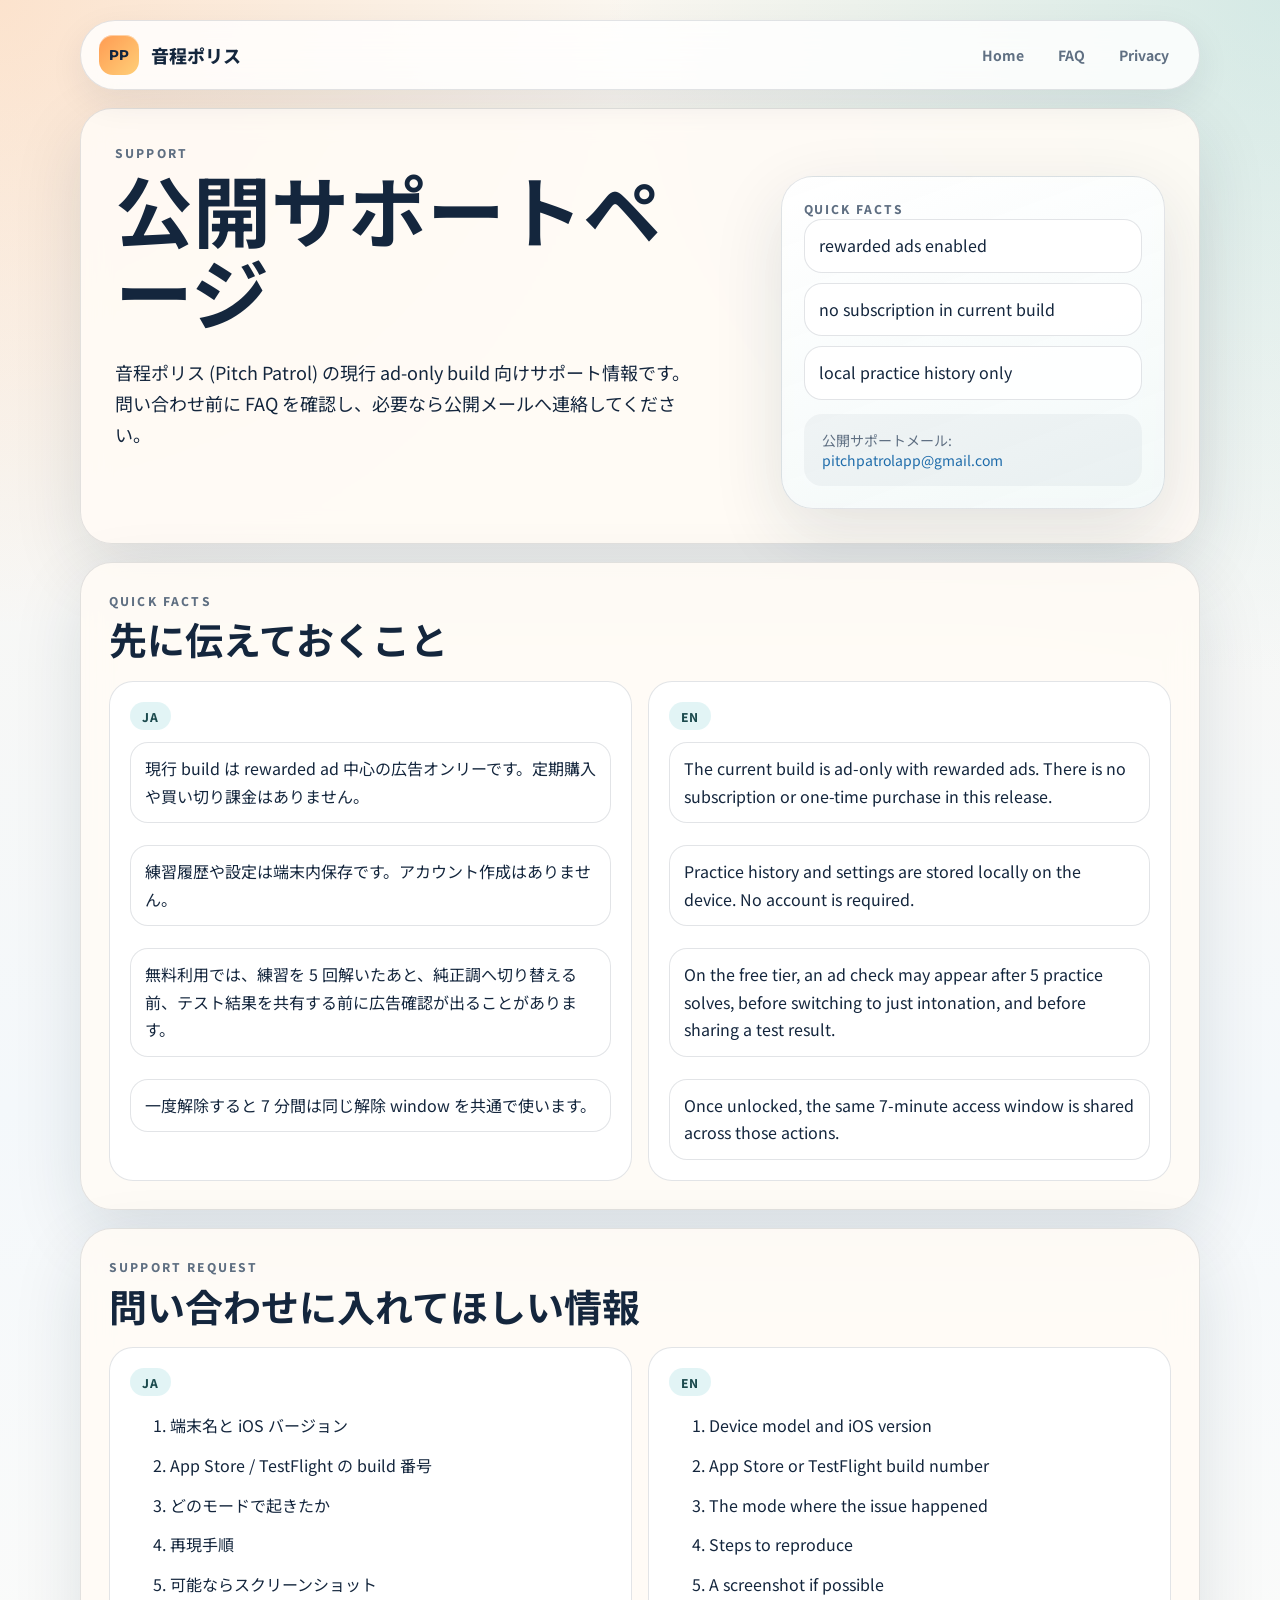
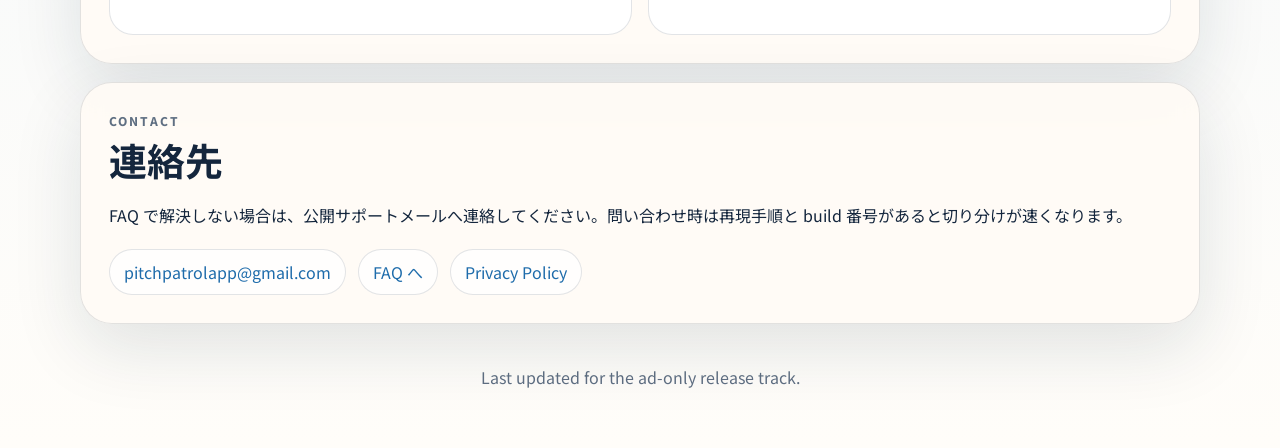
<file: support.html>
<!DOCTYPE html>
<html lang="ja">
<head>
  <meta charset="UTF-8">
  <meta name="viewport" content="width=device-width, initial-scale=1.0">
  <meta name="description" content="音程ポリス (Pitch Patrol) の公開サポートページ。配布方針、広告挙動、問い合わせ時に必要な情報を掲載しています。">
  <meta name="robots" content="index,follow,max-image-preview:large,max-snippet:-1,max-video-preview:-1">
  <meta property="og:site_name" content="音程ポリス | Pitch Patrol">
  <meta property="og:type" content="website">
  <meta property="og:title" content="音程ポリス Support">
  <meta property="og:description" content="音程ポリス (Pitch Patrol) の公開サポートページ。広告挙動、問い合わせ時に必要な情報、連絡先を掲載しています。">
  <meta property="og:url" content="https://musicapp-lab.github.io/support.html">
  <meta name="twitter:card" content="summary">
  <meta name="twitter:title" content="音程ポリス Support">
  <meta name="twitter:description" content="音程ポリス (Pitch Patrol) のサポート情報と問い合わせ導線をまとめたページです。">
  <link rel="canonical" href="https://musicapp-lab.github.io/support.html">
  <title>音程ポリス Support</title>
  <link rel="preconnect" href="https://fonts.googleapis.com">
  <link rel="preconnect" href="https://fonts.gstatic.com" crossorigin>
  <link href="https://fonts.googleapis.com/css2?family=Bricolage+Grotesque:wght@500;700;800&family=Noto+Sans+JP:wght@400;500;700;800&display=swap" rel="stylesheet">
  <link rel="stylesheet" href="./styles.css">
  <script type="application/ld+json">
  {
    "@context": "https://schema.org",
    "@type": "ContactPage",
    "name": "音程ポリス Support",
    "url": "https://musicapp-lab.github.io/support.html",
    "description": "音程ポリス (Pitch Patrol) の公開サポートページ。広告挙動、問い合わせ時の必要情報、公開サポートメールを掲載しています。",
    "about": {
      "@type": "MobileApplication",
      "name": "音程ポリス",
      "alternateName": "Pitch Patrol",
      "operatingSystem": "iOS"
    },
    "publisher": {
      "@type": "Person",
      "name": "Yuji Ozawa"
    },
    "contactPoint": {
      "@type": "ContactPoint",
      "contactType": "customer support",
      "email": "pitchpatrolapp@gmail.com",
      "availableLanguage": ["ja", "en"]
    }
  }
  </script>
</head>
<body>
  <div class="site-shell">
    <header class="topbar">
      <a class="brand" href="./index.html">
        <span class="brand-mark">PP</span>
        <span>音程ポリス</span>
      </a>
      <nav class="nav">
        <a href="./index.html">Home</a>
        <a href="./faq.html">FAQ</a>
        <a href="./privacy.html">Privacy</a>
      </nav>
    </header>

    <main>
      <section class="hero">
        <p class="eyebrow">Support</p>
        <div class="hero-grid">
          <div>
            <h1>公開サポートページ</h1>
            <p class="lede">音程ポリス (Pitch Patrol) の現行 ad-only build 向けサポート情報です。問い合わせ前に FAQ を確認し、必要なら公開メールへ連絡してください。</p>
          </div>
          <aside class="hero-side stack">
            <div>
              <p class="kicker">Quick facts</p>
              <ul class="mini-list">
                <li>rewarded ads enabled</li>
                <li>no subscription in current build</li>
                <li>local practice history only</li>
              </ul>
            </div>
            <div class="fine-print">公開サポートメール: <a href="mailto:pitchpatrolapp@gmail.com">pitchpatrolapp@gmail.com</a></div>
          </aside>
        </div>
      </section>

      <section class="panel">
        <div class="section-head">
          <div>
            <p class="eyebrow">Quick facts</p>
            <h2>先に伝えておくこと</h2>
          </div>
        </div>
        <div class="dual-grid">
          <div class="lang-card">
            <span class="lang-label">JA</span>
            <ul class="check-list">
              <li>現行 build は rewarded ad 中心の広告オンリーです。定期購入や買い切り課金はありません。</li>
              <li>練習履歴や設定は端末内保存です。アカウント作成はありません。</li>
              <li>無料利用では、練習を 5 回解いたあと、純正調へ切り替える前、テスト結果を共有する前に広告確認が出ることがあります。</li>
              <li>一度解除すると 7 分間は同じ解除 window を共通で使います。</li>
            </ul>
          </div>
          <div class="lang-card">
            <span class="lang-label">EN</span>
            <ul class="check-list">
              <li>The current build is ad-only with rewarded ads. There is no subscription or one-time purchase in this release.</li>
              <li>Practice history and settings are stored locally on the device. No account is required.</li>
              <li>On the free tier, an ad check may appear after 5 practice solves, before switching to just intonation, and before sharing a test result.</li>
              <li>Once unlocked, the same 7-minute access window is shared across those actions.</li>
            </ul>
          </div>
        </div>
      </section>

      <section class="panel">
        <div class="section-head">
          <div>
            <p class="eyebrow">Support request</p>
            <h2>問い合わせに入れてほしい情報</h2>
          </div>
        </div>
        <div class="dual-grid">
          <div class="lang-card">
            <span class="lang-label">JA</span>
            <ol>
              <li>端末名と iOS バージョン</li>
              <li>App Store / TestFlight の build 番号</li>
              <li>どのモードで起きたか</li>
              <li>再現手順</li>
              <li>可能ならスクリーンショット</li>
            </ol>
          </div>
          <div class="lang-card">
            <span class="lang-label">EN</span>
            <ol>
              <li>Device model and iOS version</li>
              <li>App Store or TestFlight build number</li>
              <li>The mode where the issue happened</li>
              <li>Steps to reproduce</li>
              <li>A screenshot if possible</li>
            </ol>
          </div>
        </div>
      </section>

      <section class="panel">
        <div class="section-head">
          <div>
            <p class="eyebrow">Contact</p>
            <h2>連絡先</h2>
          </div>
        </div>
        <p>FAQ で解決しない場合は、公開サポートメールへ連絡してください。問い合わせ時は再現手順と build 番号があると切り分けが速くなります。</p>
        <div class="contact-strip">
          <a href="mailto:pitchpatrolapp@gmail.com">pitchpatrolapp@gmail.com</a>
          <a href="./faq.html">FAQ へ</a>
          <a href="./privacy.html">Privacy Policy</a>
        </div>
      </section>

      <footer class="footer">
        <p>Last updated for the ad-only release track.</p>
      </footer>
    </main>
  </div>
</body>
</html>
</file>
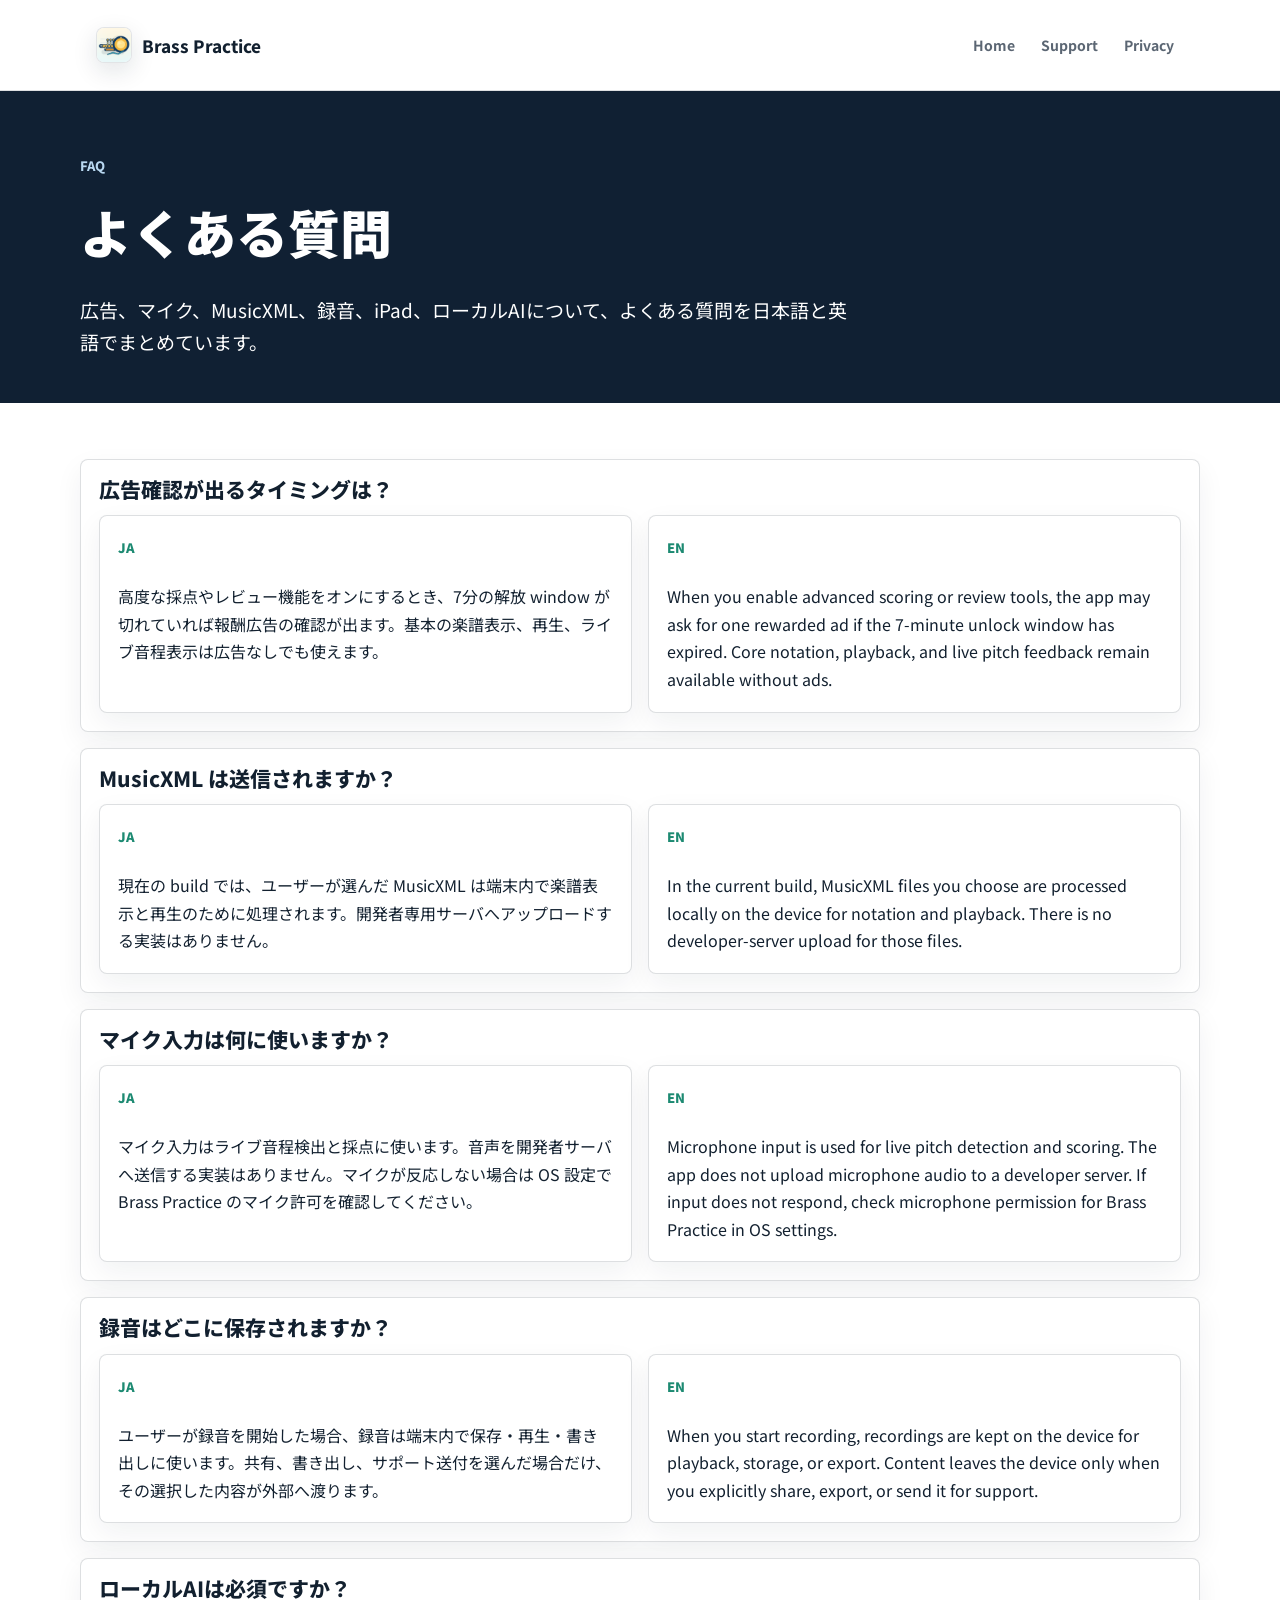
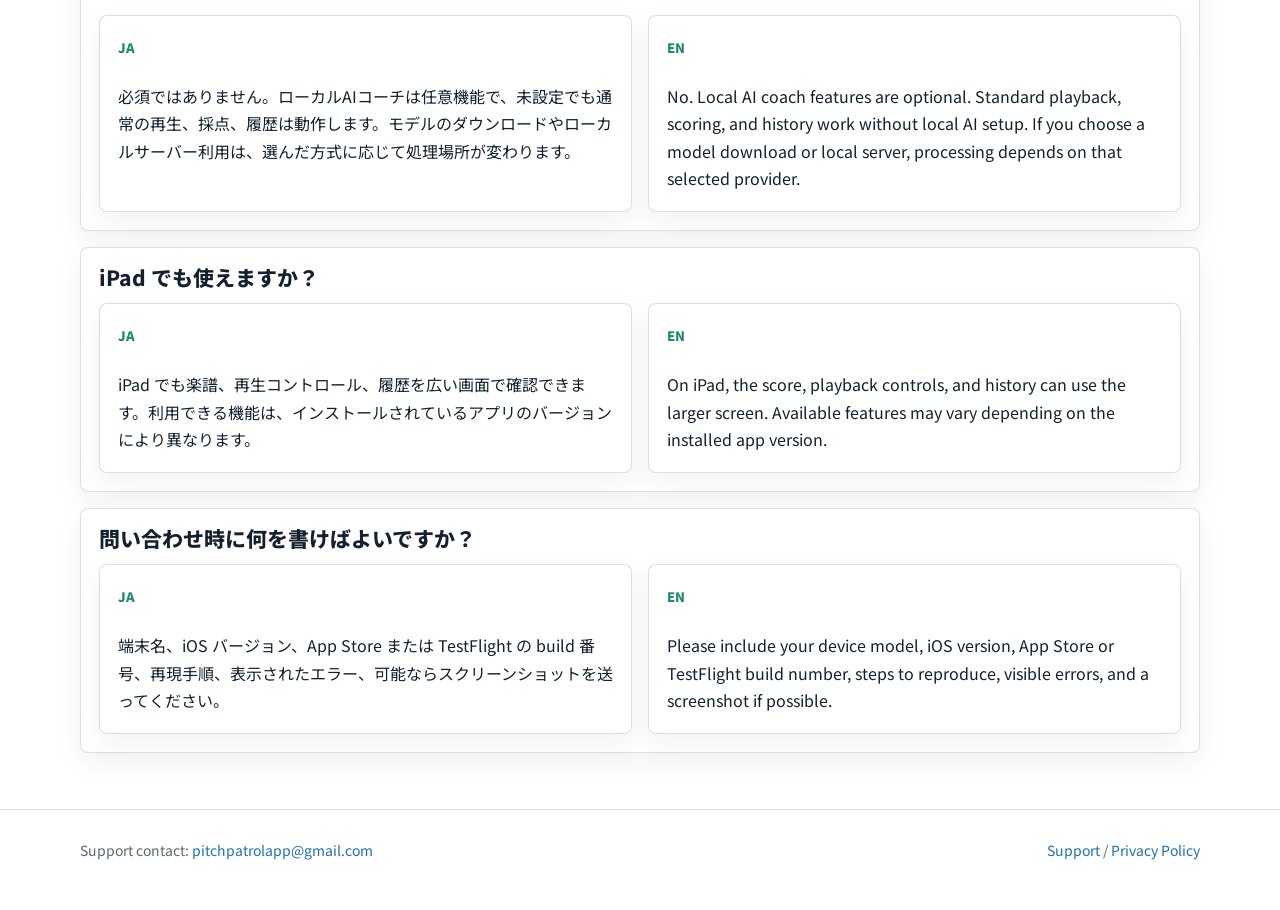
<file: brass-practice/faq.html>
<!DOCTYPE html>
<html lang="ja">
<head>
  <meta charset="UTF-8">
  <meta name="viewport" content="width=device-width, initial-scale=1.0">
  <meta name="description" content="Brass Practice の公開 FAQ。広告解放、MusicXML、マイク、録音、iPad、ローカルAI、問い合わせ時の情報を案内します。">
  <meta name="robots" content="index,follow,max-image-preview:large,max-snippet:-1,max-video-preview:-1">
  <meta property="og:site_name" content="Brass Practice">
  <meta property="og:type" content="website">
  <meta property="og:title" content="Brass Practice FAQ">
  <meta property="og:description" content="Brass Practice の公開 FAQ。広告解放、MusicXML、マイク、録音、iPad、ローカルAIについて案内します。">
  <meta property="og:url" content="https://musicapp-lab.github.io/brass-practice/faq.html">
  <meta name="twitter:card" content="summary">
  <meta name="twitter:title" content="Brass Practice FAQ">
  <meta name="twitter:description" content="Brass Practice のよくある質問をまとめたページです。">
  <link rel="canonical" href="https://musicapp-lab.github.io/brass-practice/faq.html">
  <title>Brass Practice FAQ</title>
  <link rel="icon" href="./assets/brass-practice-icon.png" type="image/png">
  <link rel="preconnect" href="https://fonts.googleapis.com">
  <link rel="preconnect" href="https://fonts.gstatic.com" crossorigin>
  <link href="https://fonts.googleapis.com/css2?family=Noto+Sans+JP:wght@400;500;700;800;900&display=swap" rel="stylesheet">
  <link rel="stylesheet" href="./styles.css">
  <script type="application/ld+json">
  {
    "@context": "https://schema.org",
    "@type": "FAQPage",
    "name": "Brass Practice FAQ",
    "url": "https://musicapp-lab.github.io/brass-practice/faq.html",
    "mainEntity": [
      {
        "@type": "Question",
        "name": "広告確認が出るタイミングは？",
        "acceptedAnswer": {
          "@type": "Answer",
          "text": "高度な採点やレビュー機能をオンにするとき、7分の解放 window が切れていれば報酬広告の確認が出ます。基本の楽譜表示、再生、ライブ音程表示は広告なしでも使えます。"
        }
      },
      {
        "@type": "Question",
        "name": "MusicXML は送信されますか？",
        "acceptedAnswer": {
          "@type": "Answer",
          "text": "現在の build では、ユーザーが選んだ MusicXML は端末内で楽譜表示と再生のために処理されます。開発者専用サーバへアップロードする実装はありません。"
        }
      },
      {
        "@type": "Question",
        "name": "マイク入力は何に使いますか？",
        "acceptedAnswer": {
          "@type": "Answer",
          "text": "マイク入力はライブ音程検出と採点に使います。音声を開発者サーバへ送信する実装はありません。"
        }
      },
      {
        "@type": "Question",
        "name": "ローカルAIは必須ですか？",
        "acceptedAnswer": {
          "@type": "Answer",
          "text": "必須ではありません。ローカルAIコーチは任意機能で、未設定でも通常の再生、採点、履歴は動作します。"
        }
      }
    ]
  }
  </script>
</head>
<body>
  <header class="topbar">
    <div class="topbar-inner">
      <a class="brand" href="./index.html">
        <img class="brand-mark" src="./assets/brass-practice-icon.png" alt="" width="36" height="36">
        <span>Brass Practice</span>
      </a>
      <nav class="nav" aria-label="Primary">
        <a href="./index.html">Home</a>
        <a href="./support.html">Support</a>
        <a href="./privacy.html">Privacy</a>
      </nav>
    </div>
  </header>

  <main>
    <section class="page-hero">
      <div class="section-inner">
        <p class="eyebrow">FAQ</p>
        <h1>よくある質問</h1>
        <p class="lede">広告、マイク、MusicXML、録音、iPad、ローカルAIについて、よくある質問を日本語と英語でまとめています。</p>
      </div>
    </section>

    <section class="section">
      <div class="section-inner faq-stack">
        <article class="faq-item">
          <h3>広告確認が出るタイミングは？</h3>
          <div class="faq-grid">
            <div class="lang-card">
              <span class="lang-label">JA</span>
              <p>高度な採点やレビュー機能をオンにするとき、7分の解放 window が切れていれば報酬広告の確認が出ます。基本の楽譜表示、再生、ライブ音程表示は広告なしでも使えます。</p>
            </div>
            <div class="lang-card">
              <span class="lang-label">EN</span>
              <p>When you enable advanced scoring or review tools, the app may ask for one rewarded ad if the 7-minute unlock window has expired. Core notation, playback, and live pitch feedback remain available without ads.</p>
            </div>
          </div>
        </article>

        <article class="faq-item">
          <h3>MusicXML は送信されますか？</h3>
          <div class="faq-grid">
            <div class="lang-card">
              <span class="lang-label">JA</span>
              <p>現在の build では、ユーザーが選んだ MusicXML は端末内で楽譜表示と再生のために処理されます。開発者専用サーバへアップロードする実装はありません。</p>
            </div>
            <div class="lang-card">
              <span class="lang-label">EN</span>
              <p>In the current build, MusicXML files you choose are processed locally on the device for notation and playback. There is no developer-server upload for those files.</p>
            </div>
          </div>
        </article>

        <article class="faq-item">
          <h3>マイク入力は何に使いますか？</h3>
          <div class="faq-grid">
            <div class="lang-card">
              <span class="lang-label">JA</span>
              <p>マイク入力はライブ音程検出と採点に使います。音声を開発者サーバへ送信する実装はありません。マイクが反応しない場合は OS 設定で Brass Practice のマイク許可を確認してください。</p>
            </div>
            <div class="lang-card">
              <span class="lang-label">EN</span>
              <p>Microphone input is used for live pitch detection and scoring. The app does not upload microphone audio to a developer server. If input does not respond, check microphone permission for Brass Practice in OS settings.</p>
            </div>
          </div>
        </article>

        <article class="faq-item">
          <h3>録音はどこに保存されますか？</h3>
          <div class="faq-grid">
            <div class="lang-card">
              <span class="lang-label">JA</span>
              <p>ユーザーが録音を開始した場合、録音は端末内で保存・再生・書き出しに使います。共有、書き出し、サポート送付を選んだ場合だけ、その選択した内容が外部へ渡ります。</p>
            </div>
            <div class="lang-card">
              <span class="lang-label">EN</span>
              <p>When you start recording, recordings are kept on the device for playback, storage, or export. Content leaves the device only when you explicitly share, export, or send it for support.</p>
            </div>
          </div>
        </article>

        <article class="faq-item">
          <h3>ローカルAIは必須ですか？</h3>
          <div class="faq-grid">
            <div class="lang-card">
              <span class="lang-label">JA</span>
              <p>必須ではありません。ローカルAIコーチは任意機能で、未設定でも通常の再生、採点、履歴は動作します。モデルのダウンロードやローカルサーバー利用は、選んだ方式に応じて処理場所が変わります。</p>
            </div>
            <div class="lang-card">
              <span class="lang-label">EN</span>
              <p>No. Local AI coach features are optional. Standard playback, scoring, and history work without local AI setup. If you choose a model download or local server, processing depends on that selected provider.</p>
            </div>
          </div>
        </article>

        <article class="faq-item">
          <h3>iPad でも使えますか？</h3>
          <div class="faq-grid">
            <div class="lang-card">
              <span class="lang-label">JA</span>
              <p>iPad でも楽譜、再生コントロール、履歴を広い画面で確認できます。利用できる機能は、インストールされているアプリのバージョンにより異なります。</p>
            </div>
            <div class="lang-card">
              <span class="lang-label">EN</span>
              <p>On iPad, the score, playback controls, and history can use the larger screen. Available features may vary depending on the installed app version.</p>
            </div>
          </div>
        </article>

        <article class="faq-item">
          <h3>問い合わせ時に何を書けばよいですか？</h3>
          <div class="faq-grid">
            <div class="lang-card">
              <span class="lang-label">JA</span>
              <p>端末名、iOS バージョン、App Store または TestFlight の build 番号、再現手順、表示されたエラー、可能ならスクリーンショットを送ってください。</p>
            </div>
            <div class="lang-card">
              <span class="lang-label">EN</span>
              <p>Please include your device model, iOS version, App Store or TestFlight build number, steps to reproduce, visible errors, and a screenshot if possible.</p>
            </div>
          </div>
        </article>
      </div>
    </section>
  </main>

  <footer class="footer">
    <div class="footer-inner">
      <p>Support contact: <a href="mailto:pitchpatrolapp@gmail.com">pitchpatrolapp@gmail.com</a></p>
      <p><a href="./support.html">Support</a> / <a href="./privacy.html">Privacy Policy</a></p>
    </div>
  </footer>
</body>
</html>
</file>
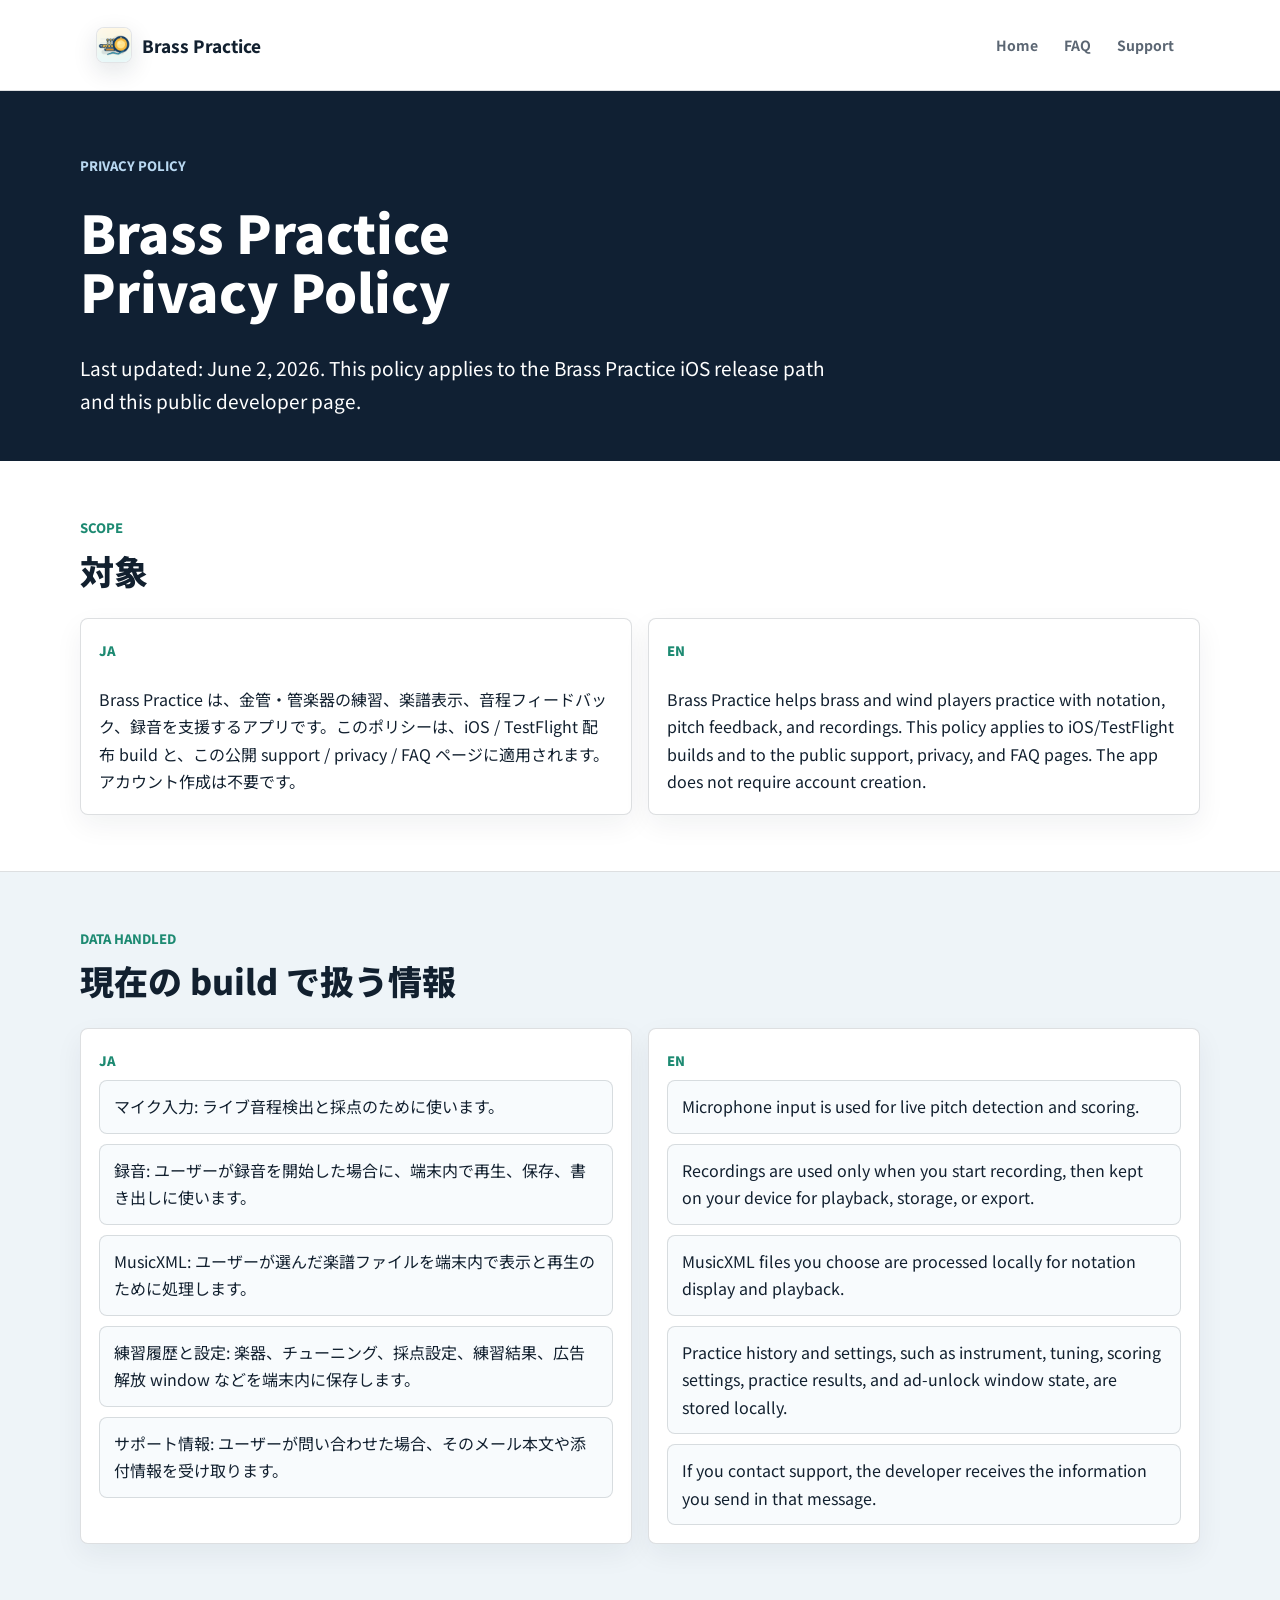
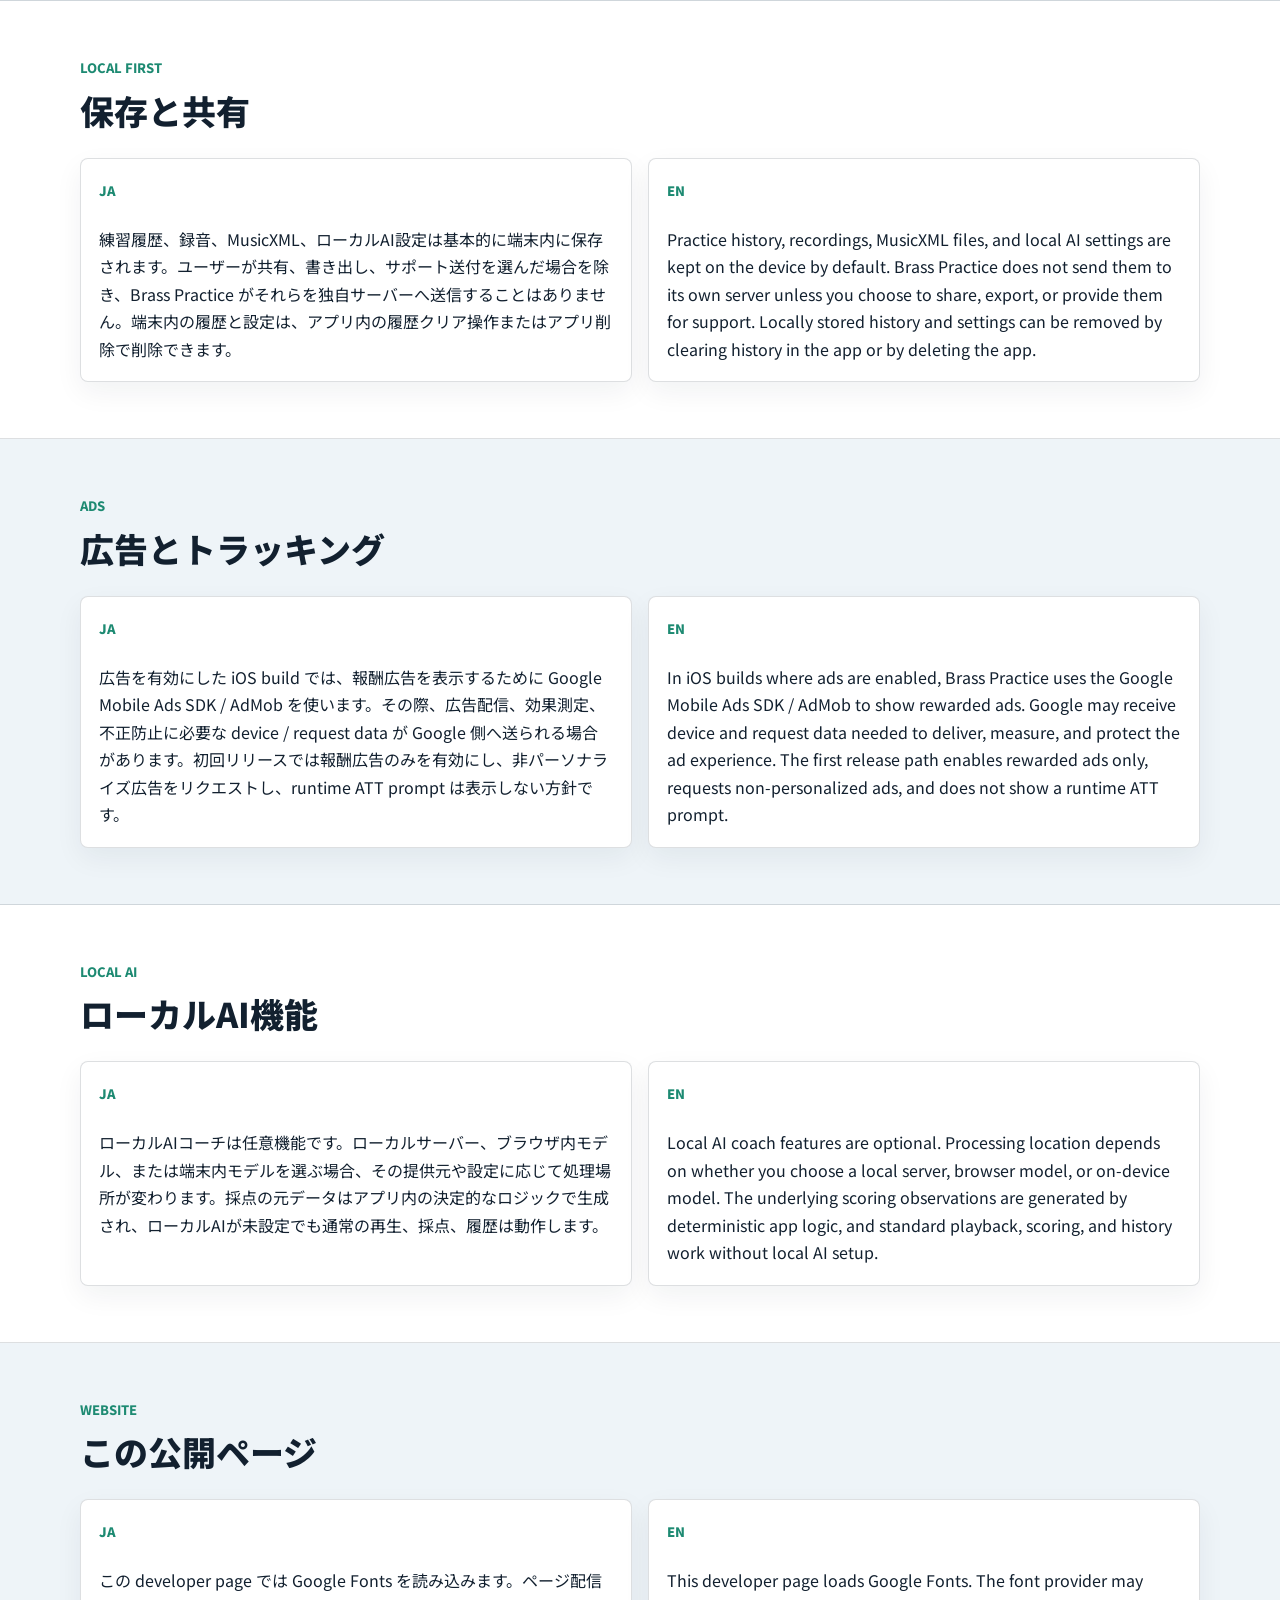
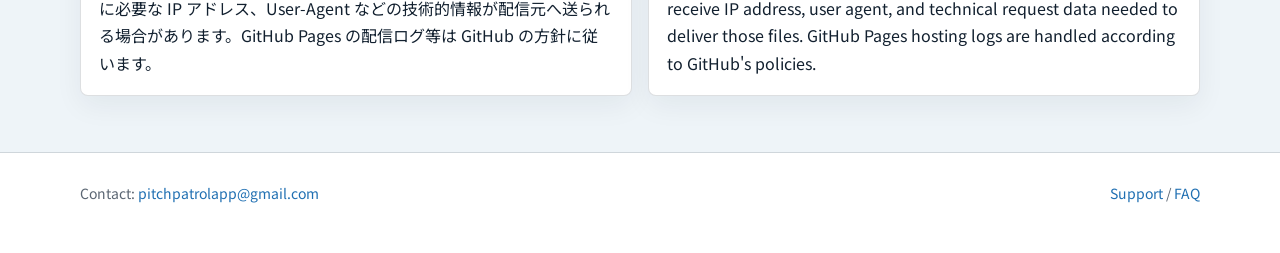
<file: brass-practice/privacy.html>
<!DOCTYPE html>
<html lang="ja">
<head>
  <meta charset="UTF-8">
  <meta name="viewport" content="width=device-width, initial-scale=1.0">
  <meta name="description" content="Brass Practice のプライバシーポリシー。マイク、録音、MusicXML、練習履歴、AdMob、ローカルAIの扱いを説明します。">
  <meta name="robots" content="index,follow,max-image-preview:large,max-snippet:-1,max-video-preview:-1">
  <meta property="og:site_name" content="Brass Practice">
  <meta property="og:type" content="website">
  <meta property="og:title" content="Brass Practice Privacy Policy">
  <meta property="og:description" content="Brass Practice のプライバシーポリシー。マイク、録音、MusicXML、練習履歴、AdMob、ローカルAIの扱いを説明します。">
  <meta property="og:url" content="https://musicapp-lab.github.io/brass-practice/privacy.html">
  <meta name="twitter:card" content="summary">
  <meta name="twitter:title" content="Brass Practice Privacy Policy">
  <meta name="twitter:description" content="Brass Practice のプライバシーポリシーです。">
  <link rel="canonical" href="https://musicapp-lab.github.io/brass-practice/privacy.html">
  <title>Brass Practice Privacy Policy</title>
  <link rel="icon" href="./assets/brass-practice-icon.png" type="image/png">
  <link rel="preconnect" href="https://fonts.googleapis.com">
  <link rel="preconnect" href="https://fonts.gstatic.com" crossorigin>
  <link href="https://fonts.googleapis.com/css2?family=Noto+Sans+JP:wght@400;500;700;800;900&display=swap" rel="stylesheet">
  <link rel="stylesheet" href="./styles.css">
  <script type="application/ld+json">
  {
    "@context": "https://schema.org",
    "@type": "WebPage",
    "name": "Brass Practice Privacy Policy",
    "url": "https://musicapp-lab.github.io/brass-practice/privacy.html",
    "description": "Privacy policy for Brass Practice, covering microphone input, recordings, MusicXML, local practice data, AdMob, and optional local AI features.",
    "about": {
      "@type": "MobileApplication",
      "name": "Brass Practice",
      "operatingSystem": "iOS"
    },
    "publisher": {
      "@type": "Person",
      "name": "Yuji Ozawa"
    }
  }
  </script>
</head>
<body>
  <header class="topbar">
    <div class="topbar-inner">
      <a class="brand" href="./index.html">
        <img class="brand-mark" src="./assets/brass-practice-icon.png" alt="" width="36" height="36">
        <span>Brass Practice</span>
      </a>
      <nav class="nav" aria-label="Primary">
        <a href="./index.html">Home</a>
        <a href="./faq.html">FAQ</a>
        <a href="./support.html">Support</a>
      </nav>
    </div>
  </header>

  <main>
    <section class="page-hero">
      <div class="section-inner">
        <p class="eyebrow">Privacy Policy</p>
        <h1>Brass Practice Privacy Policy</h1>
        <p class="lede">Last updated: June 2, 2026. This policy applies to the Brass Practice iOS release path and this public developer page.</p>
      </div>
    </section>

    <section class="section">
      <div class="section-inner">
        <div class="section-head">
          <div>
            <p class="eyebrow">Scope</p>
            <h2>対象</h2>
          </div>
        </div>
        <div class="info-grid two">
          <div class="lang-card">
            <span class="lang-label">JA</span>
            <p>Brass Practice は、金管・管楽器の練習、楽譜表示、音程フィードバック、録音を支援するアプリです。このポリシーは、iOS / TestFlight 配布 build と、この公開 support / privacy / FAQ ページに適用されます。アカウント作成は不要です。</p>
          </div>
          <div class="lang-card">
            <span class="lang-label">EN</span>
            <p>Brass Practice helps brass and wind players practice with notation, pitch feedback, and recordings. This policy applies to iOS/TestFlight builds and to the public support, privacy, and FAQ pages. The app does not require account creation.</p>
          </div>
        </div>
      </div>
    </section>

    <section class="section alt">
      <div class="section-inner">
        <div class="section-head">
          <div>
            <p class="eyebrow">Data Handled</p>
            <h2>現在の build で扱う情報</h2>
          </div>
        </div>
        <div class="info-grid two">
          <div class="lang-card">
            <span class="lang-label">JA</span>
            <ul class="check-list">
              <li>マイク入力: ライブ音程検出と採点のために使います。</li>
              <li>録音: ユーザーが録音を開始した場合に、端末内で再生、保存、書き出しに使います。</li>
              <li>MusicXML: ユーザーが選んだ楽譜ファイルを端末内で表示と再生のために処理します。</li>
              <li>練習履歴と設定: 楽器、チューニング、採点設定、練習結果、広告解放 window などを端末内に保存します。</li>
              <li>サポート情報: ユーザーが問い合わせた場合、そのメール本文や添付情報を受け取ります。</li>
            </ul>
          </div>
          <div class="lang-card">
            <span class="lang-label">EN</span>
            <ul class="check-list">
              <li>Microphone input is used for live pitch detection and scoring.</li>
              <li>Recordings are used only when you start recording, then kept on your device for playback, storage, or export.</li>
              <li>MusicXML files you choose are processed locally for notation display and playback.</li>
              <li>Practice history and settings, such as instrument, tuning, scoring settings, practice results, and ad-unlock window state, are stored locally.</li>
              <li>If you contact support, the developer receives the information you send in that message.</li>
            </ul>
          </div>
        </div>
      </div>
    </section>

    <section class="section">
      <div class="section-inner">
        <div class="section-head">
          <div>
            <p class="eyebrow">Local First</p>
            <h2>保存と共有</h2>
          </div>
        </div>
        <div class="info-grid two">
          <div class="lang-card">
            <span class="lang-label">JA</span>
            <p>練習履歴、録音、MusicXML、ローカルAI設定は基本的に端末内に保存されます。ユーザーが共有、書き出し、サポート送付を選んだ場合を除き、Brass Practice がそれらを独自サーバーへ送信することはありません。端末内の履歴と設定は、アプリ内の履歴クリア操作またはアプリ削除で削除できます。</p>
          </div>
          <div class="lang-card">
            <span class="lang-label">EN</span>
            <p>Practice history, recordings, MusicXML files, and local AI settings are kept on the device by default. Brass Practice does not send them to its own server unless you choose to share, export, or provide them for support. Locally stored history and settings can be removed by clearing history in the app or by deleting the app.</p>
          </div>
        </div>
      </div>
    </section>

    <section class="section alt">
      <div class="section-inner">
        <div class="section-head">
          <div>
            <p class="eyebrow">Ads</p>
            <h2>広告とトラッキング</h2>
          </div>
        </div>
        <div class="info-grid two">
          <div class="lang-card">
            <span class="lang-label">JA</span>
            <p>広告を有効にした iOS build では、報酬広告を表示するために Google Mobile Ads SDK / AdMob を使います。その際、広告配信、効果測定、不正防止に必要な device / request data が Google 側へ送られる場合があります。初回リリースでは報酬広告のみを有効にし、非パーソナライズ広告をリクエストし、runtime ATT prompt は表示しない方針です。</p>
          </div>
          <div class="lang-card">
            <span class="lang-label">EN</span>
            <p>In iOS builds where ads are enabled, Brass Practice uses the Google Mobile Ads SDK / AdMob to show rewarded ads. Google may receive device and request data needed to deliver, measure, and protect the ad experience. The first release path enables rewarded ads only, requests non-personalized ads, and does not show a runtime ATT prompt.</p>
          </div>
        </div>
      </div>
    </section>

    <section class="section">
      <div class="section-inner">
        <div class="section-head">
          <div>
            <p class="eyebrow">Local AI</p>
            <h2>ローカルAI機能</h2>
          </div>
        </div>
        <div class="info-grid two">
          <div class="lang-card">
            <span class="lang-label">JA</span>
            <p>ローカルAIコーチは任意機能です。ローカルサーバー、ブラウザ内モデル、または端末内モデルを選ぶ場合、その提供元や設定に応じて処理場所が変わります。採点の元データはアプリ内の決定的なロジックで生成され、ローカルAIが未設定でも通常の再生、採点、履歴は動作します。</p>
          </div>
          <div class="lang-card">
            <span class="lang-label">EN</span>
            <p>Local AI coach features are optional. Processing location depends on whether you choose a local server, browser model, or on-device model. The underlying scoring observations are generated by deterministic app logic, and standard playback, scoring, and history work without local AI setup.</p>
          </div>
        </div>
      </div>
    </section>

    <section class="section alt">
      <div class="section-inner">
        <div class="section-head">
          <div>
            <p class="eyebrow">Website</p>
            <h2>この公開ページ</h2>
          </div>
        </div>
        <div class="info-grid two">
          <div class="lang-card">
            <span class="lang-label">JA</span>
            <p>この developer page では Google Fonts を読み込みます。ページ配信に必要な IP アドレス、User-Agent などの技術的情報が配信元へ送られる場合があります。GitHub Pages の配信ログ等は GitHub の方針に従います。</p>
          </div>
          <div class="lang-card">
            <span class="lang-label">EN</span>
            <p>This developer page loads Google Fonts. The font provider may receive IP address, user agent, and technical request data needed to deliver those files. GitHub Pages hosting logs are handled according to GitHub's policies.</p>
          </div>
        </div>
      </div>
    </section>
  </main>

  <footer class="footer">
    <div class="footer-inner">
      <p>Contact: <a href="mailto:pitchpatrolapp@gmail.com">pitchpatrolapp@gmail.com</a></p>
      <p><a href="./support.html">Support</a> / <a href="./faq.html">FAQ</a></p>
    </div>
  </footer>
</body>
</html>
</file>
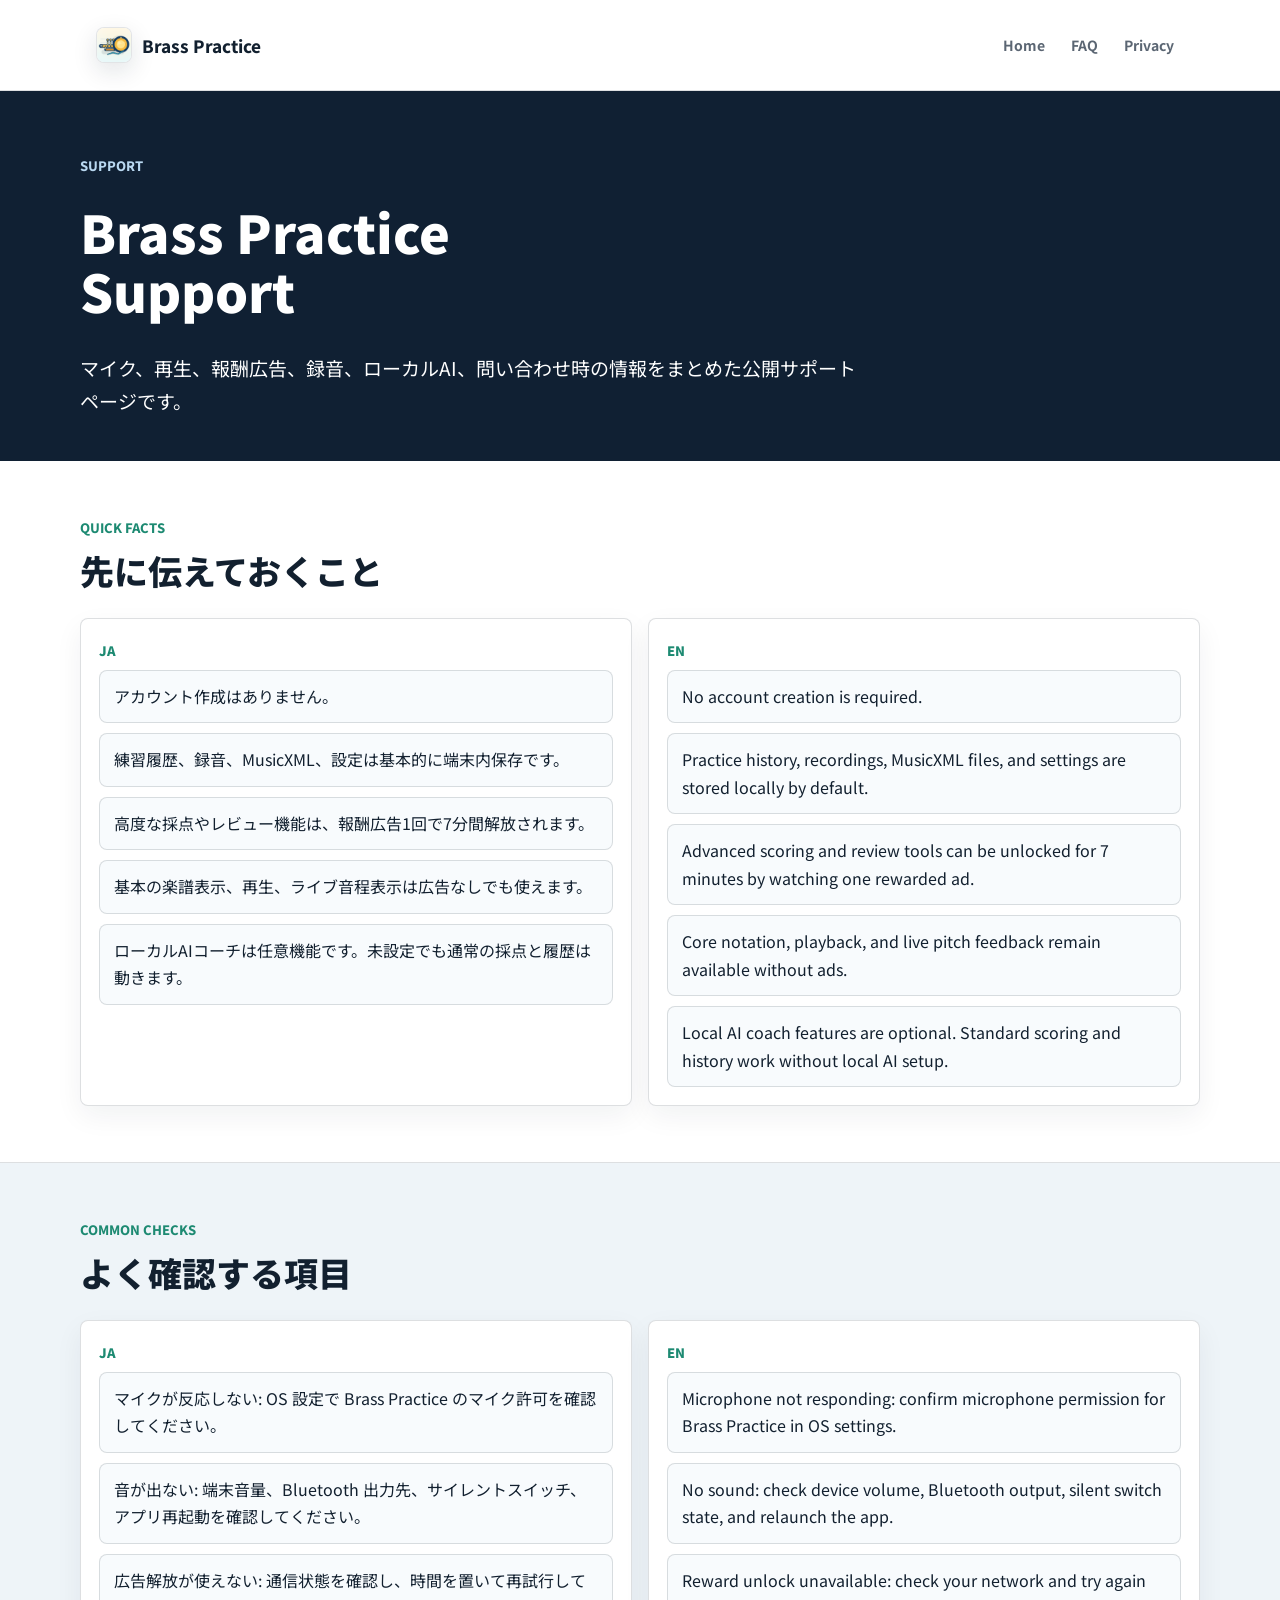
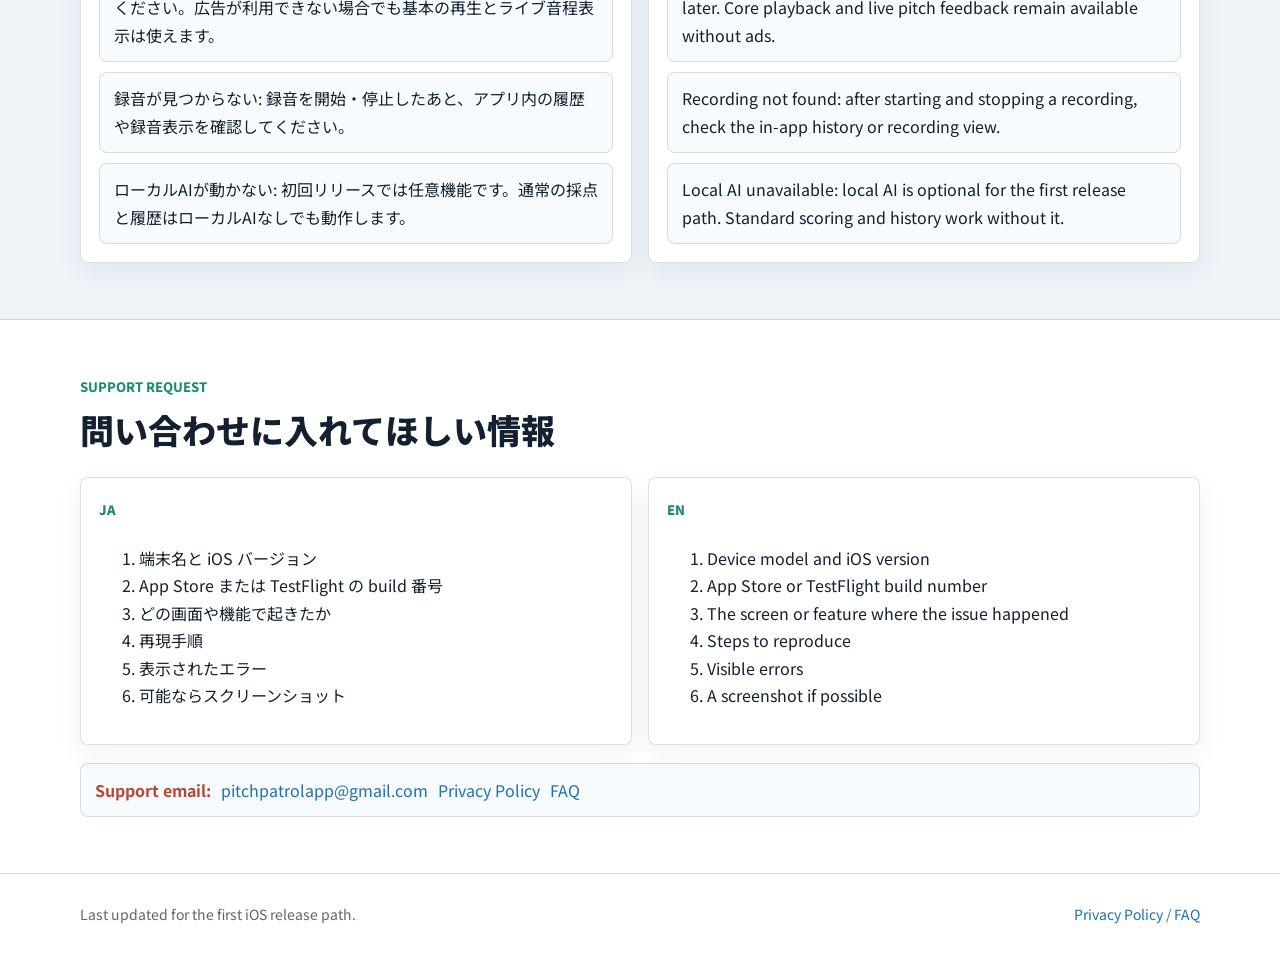
<file: brass-practice/support.html>
<!DOCTYPE html>
<html lang="ja">
<head>
  <meta charset="UTF-8">
  <meta name="viewport" content="width=device-width, initial-scale=1.0">
  <meta name="description" content="Brass Practice の公開サポートページ。マイク、再生、報酬広告、録音、ローカルAI、問い合わせ時に必要な情報を掲載しています。">
  <meta name="robots" content="index,follow,max-image-preview:large,max-snippet:-1,max-video-preview:-1">
  <meta property="og:site_name" content="Brass Practice">
  <meta property="og:type" content="website">
  <meta property="og:title" content="Brass Practice Support">
  <meta property="og:description" content="Brass Practice の公開サポートページ。マイク、再生、報酬広告、録音、ローカルAI、問い合わせ時に必要な情報を掲載しています。">
  <meta property="og:url" content="https://musicapp-lab.github.io/brass-practice/support.html">
  <meta name="twitter:card" content="summary">
  <meta name="twitter:title" content="Brass Practice Support">
  <meta name="twitter:description" content="Brass Practice のサポート情報と問い合わせ導線をまとめたページです。">
  <link rel="canonical" href="https://musicapp-lab.github.io/brass-practice/support.html">
  <title>Brass Practice Support</title>
  <link rel="icon" href="./assets/brass-practice-icon.png" type="image/png">
  <link rel="preconnect" href="https://fonts.googleapis.com">
  <link rel="preconnect" href="https://fonts.gstatic.com" crossorigin>
  <link href="https://fonts.googleapis.com/css2?family=Noto+Sans+JP:wght@400;500;700;800;900&display=swap" rel="stylesheet">
  <link rel="stylesheet" href="./styles.css">
  <script type="application/ld+json">
  {
    "@context": "https://schema.org",
    "@type": "ContactPage",
    "name": "Brass Practice Support",
    "url": "https://musicapp-lab.github.io/brass-practice/support.html",
    "description": "Public support page for Brass Practice, including microphone, playback, rewarded ads, recordings, local AI, and support request guidance.",
    "about": {
      "@type": "MobileApplication",
      "name": "Brass Practice",
      "operatingSystem": "iOS"
    },
    "publisher": {
      "@type": "Person",
      "name": "Yuji Ozawa"
    },
    "contactPoint": {
      "@type": "ContactPoint",
      "contactType": "customer support",
      "email": "pitchpatrolapp@gmail.com",
      "availableLanguage": ["ja", "en"]
    }
  }
  </script>
</head>
<body>
  <header class="topbar">
    <div class="topbar-inner">
      <a class="brand" href="./index.html">
        <img class="brand-mark" src="./assets/brass-practice-icon.png" alt="" width="36" height="36">
        <span>Brass Practice</span>
      </a>
      <nav class="nav" aria-label="Primary">
        <a href="./index.html">Home</a>
        <a href="./faq.html">FAQ</a>
        <a href="./privacy.html">Privacy</a>
      </nav>
    </div>
  </header>

  <main>
    <section class="page-hero">
      <div class="section-inner">
        <p class="eyebrow">Support</p>
        <h1>Brass Practice Support</h1>
        <p class="lede">マイク、再生、報酬広告、録音、ローカルAI、問い合わせ時の情報をまとめた公開サポートページです。</p>
      </div>
    </section>

    <section class="section">
      <div class="section-inner">
        <div class="section-head">
          <div>
            <p class="eyebrow">Quick Facts</p>
            <h2>先に伝えておくこと</h2>
          </div>
        </div>
        <div class="info-grid two">
          <div class="lang-card">
            <span class="lang-label">JA</span>
            <ul class="check-list">
              <li>アカウント作成はありません。</li>
              <li>練習履歴、録音、MusicXML、設定は基本的に端末内保存です。</li>
              <li>高度な採点やレビュー機能は、報酬広告1回で7分間解放されます。</li>
              <li>基本の楽譜表示、再生、ライブ音程表示は広告なしでも使えます。</li>
              <li>ローカルAIコーチは任意機能です。未設定でも通常の採点と履歴は動きます。</li>
            </ul>
          </div>
          <div class="lang-card">
            <span class="lang-label">EN</span>
            <ul class="check-list">
              <li>No account creation is required.</li>
              <li>Practice history, recordings, MusicXML files, and settings are stored locally by default.</li>
              <li>Advanced scoring and review tools can be unlocked for 7 minutes by watching one rewarded ad.</li>
              <li>Core notation, playback, and live pitch feedback remain available without ads.</li>
              <li>Local AI coach features are optional. Standard scoring and history work without local AI setup.</li>
            </ul>
          </div>
        </div>
      </div>
    </section>

    <section class="section alt">
      <div class="section-inner">
        <div class="section-head">
          <div>
            <p class="eyebrow">Common Checks</p>
            <h2>よく確認する項目</h2>
          </div>
        </div>
        <div class="info-grid two">
          <div class="lang-card">
            <span class="lang-label">JA</span>
            <ul class="check-list">
              <li>マイクが反応しない: OS 設定で Brass Practice のマイク許可を確認してください。</li>
              <li>音が出ない: 端末音量、Bluetooth 出力先、サイレントスイッチ、アプリ再起動を確認してください。</li>
              <li>広告解放が使えない: 通信状態を確認し、時間を置いて再試行してください。広告が利用できない場合でも基本の再生とライブ音程表示は使えます。</li>
              <li>録音が見つからない: 録音を開始・停止したあと、アプリ内の履歴や録音表示を確認してください。</li>
              <li>ローカルAIが動かない: 初回リリースでは任意機能です。通常の採点と履歴はローカルAIなしでも動作します。</li>
            </ul>
          </div>
          <div class="lang-card">
            <span class="lang-label">EN</span>
            <ul class="check-list">
              <li>Microphone not responding: confirm microphone permission for Brass Practice in OS settings.</li>
              <li>No sound: check device volume, Bluetooth output, silent switch state, and relaunch the app.</li>
              <li>Reward unlock unavailable: check your network and try again later. Core playback and live pitch feedback remain available without ads.</li>
              <li>Recording not found: after starting and stopping a recording, check the in-app history or recording view.</li>
              <li>Local AI unavailable: local AI is optional for the first release path. Standard scoring and history work without it.</li>
            </ul>
          </div>
        </div>
      </div>
    </section>

    <section class="section">
      <div class="section-inner">
        <div class="section-head">
          <div>
            <p class="eyebrow">Support Request</p>
            <h2>問い合わせに入れてほしい情報</h2>
          </div>
        </div>
        <div class="info-grid two">
          <div class="lang-card">
            <span class="lang-label">JA</span>
            <ol>
              <li>端末名と iOS バージョン</li>
              <li>App Store または TestFlight の build 番号</li>
              <li>どの画面や機能で起きたか</li>
              <li>再現手順</li>
              <li>表示されたエラー</li>
              <li>可能ならスクリーンショット</li>
            </ol>
          </div>
          <div class="lang-card">
            <span class="lang-label">EN</span>
            <ol>
              <li>Device model and iOS version</li>
              <li>App Store or TestFlight build number</li>
              <li>The screen or feature where the issue happened</li>
              <li>Steps to reproduce</li>
              <li>Visible errors</li>
              <li>A screenshot if possible</li>
            </ol>
          </div>
        </div>
        <div class="contact-strip">
          <strong>Support email:</strong>
          <a href="mailto:pitchpatrolapp@gmail.com">pitchpatrolapp@gmail.com</a>
          <a href="./privacy.html">Privacy Policy</a>
          <a href="./faq.html">FAQ</a>
        </div>
      </div>
    </section>
  </main>

  <footer class="footer">
    <div class="footer-inner">
      <p>Last updated for the first iOS release path.</p>
      <p><a href="./privacy.html">Privacy Policy</a> / <a href="./faq.html">FAQ</a></p>
    </div>
  </footer>
</body>
</html>
</file>
<file: styles.css>
:root {
  color-scheme: light;
  --bg: #f7f4ee;
  --paper: rgba(255, 251, 245, 0.9);
  --paper-strong: rgba(255, 255, 255, 0.96);
  --ink: #14263d;
  --muted: #5f6f82;
  --line: rgba(20, 38, 61, 0.12);
  --accent: #ff9b52;
  --accent-soft: rgba(255, 155, 82, 0.18);
  --teal: #4fb9bf;
  --teal-soft: rgba(79, 185, 191, 0.16);
  --blue: #1e6cab;
  --shadow: 0 24px 70px rgba(20, 38, 61, 0.12);
  --radius-xl: 32px;
  --radius-lg: 24px;
  --radius-md: 18px;
  --site-width: min(1120px, calc(100% - 32px));
}

* {
  box-sizing: border-box;
}

html {
  scroll-behavior: smooth;
}

body {
  margin: 0;
  color: var(--ink);
  font-family: "Noto Sans JP", sans-serif;
  background:
    radial-gradient(circle at top left, rgba(255, 155, 82, 0.22), transparent 26%),
    radial-gradient(circle at top right, rgba(79, 185, 191, 0.22), transparent 28%),
    linear-gradient(180deg, #fbf7f0 0%, #f4f8fb 54%, #fffdf9 100%);
}

a {
  color: var(--blue);
  text-decoration: none;
}

a:hover {
  text-decoration: underline;
}

.site-shell {
  width: var(--site-width);
  margin: 0 auto;
  padding: 20px 0 56px;
}

.topbar {
  position: sticky;
  top: 12px;
  z-index: 10;
  display: flex;
  align-items: center;
  justify-content: space-between;
  gap: 16px;
  margin-bottom: 18px;
  padding: 14px 18px;
  border: 1px solid var(--line);
  border-radius: 999px;
  background: rgba(255, 255, 255, 0.82);
  box-shadow: 0 12px 34px rgba(20, 38, 61, 0.08);
  backdrop-filter: blur(16px);
}

.brand {
  display: inline-flex;
  align-items: center;
  gap: 12px;
  font-family: "Bricolage Grotesque", "Noto Sans JP", sans-serif;
  font-size: 18px;
  font-weight: 800;
  color: var(--ink);
}

.brand:hover {
  text-decoration: none;
}

.brand-mark {
  display: inline-grid;
  place-items: center;
  width: 40px;
  height: 40px;
  border-radius: 14px;
  background: linear-gradient(135deg, var(--accent) 0%, #ffcf78 100%);
  color: #10263f;
  font-size: 15px;
  font-weight: 800;
  box-shadow: inset 0 1px 0 rgba(255, 255, 255, 0.45);
}

.nav {
  display: flex;
  flex-wrap: wrap;
  gap: 10px;
}

.nav a {
  padding: 8px 12px;
  border-radius: 999px;
  color: var(--muted);
  font-size: 14px;
  font-weight: 700;
}

.nav a:hover,
.nav a:focus-visible {
  background: var(--teal-soft);
  color: var(--ink);
  text-decoration: none;
}

main {
  display: grid;
  gap: 18px;
}

.hero,
.panel,
.hero-side,
.faq-item {
  border: 1px solid var(--line);
  border-radius: var(--radius-xl);
  background: var(--paper);
  box-shadow: var(--shadow);
  backdrop-filter: blur(14px);
}

.hero {
  padding: 34px;
}

.hero-grid {
  display: grid;
  grid-template-columns: minmax(0, 1.6fr) minmax(300px, 0.95fr);
  gap: 18px;
  align-items: stretch;
}

.eyebrow {
  margin: 0 0 12px;
  color: var(--muted);
  font-size: 12px;
  font-weight: 800;
  letter-spacing: 0.18em;
  text-transform: uppercase;
}

h1,
h2,
h3 {
  margin: 0;
  line-height: 1.05;
  font-family: "Bricolage Grotesque", "Noto Sans JP", sans-serif;
}

h1 {
  max-width: 12ch;
  font-size: clamp(42px, 7vw, 78px);
}

h2 {
  font-size: clamp(26px, 4vw, 38px);
}

h3 {
  font-size: 21px;
}

p,
li,
dd,
dt {
  font-size: 16px;
  line-height: 1.72;
}

.lede {
  max-width: 58ch;
  margin: 18px 0 0;
  font-size: 18px;
}

.muted {
  color: var(--muted);
}

.top-note {
  margin-top: 16px;
  color: var(--muted);
  font-size: 14px;
}

.hero-side {
  padding: 22px;
  background:
    linear-gradient(160deg, rgba(255, 255, 255, 0.96) 0%, rgba(242, 249, 249, 0.92) 100%);
}

.stack {
  display: grid;
  gap: 14px;
}

.kicker {
  margin: 0;
  color: var(--muted);
  font-size: 12px;
  font-weight: 800;
  letter-spacing: 0.16em;
  text-transform: uppercase;
}

.mini-list,
.pill-list,
.check-list,
.link-list {
  display: grid;
  gap: 10px;
  margin: 0;
  padding: 0;
  list-style: none;
}

.mini-list li,
.check-list li {
  padding: 12px 14px;
  border-radius: var(--radius-md);
  background: var(--paper-strong);
  border: 1px solid var(--line);
}

.pill-list {
  grid-template-columns: repeat(auto-fit, minmax(180px, 1fr));
}

.pill-list li {
  padding: 14px 16px;
  border-radius: 999px;
  background: var(--accent-soft);
  border: 1px solid rgba(255, 155, 82, 0.22);
  font-size: 14px;
  font-weight: 700;
}

.cta-row {
  display: flex;
  flex-wrap: wrap;
  gap: 12px;
  margin-top: 22px;
}

.button,
.button-secondary {
  display: inline-flex;
  align-items: center;
  justify-content: center;
  min-height: 48px;
  padding: 12px 18px;
  border-radius: 999px;
  font-weight: 800;
  text-align: center;
  transition: transform 140ms ease, box-shadow 140ms ease, background 140ms ease;
}

.button {
  background: linear-gradient(135deg, var(--accent) 0%, #ffbe67 100%);
  color: #122841;
  box-shadow: 0 14px 26px rgba(255, 155, 82, 0.25);
}

.button-secondary {
  border: 1px solid var(--line);
  background: rgba(255, 255, 255, 0.7);
  color: var(--ink);
}

.button:hover,
.button-secondary:hover {
  transform: translateY(-1px);
  text-decoration: none;
}

.panel {
  padding: 28px;
}

.panel-grid,
.feature-grid,
.dual-grid,
.faq-grid {
  display: grid;
  gap: 16px;
}

.feature-grid {
  grid-template-columns: repeat(3, minmax(0, 1fr));
}

.panel-grid {
  grid-template-columns: repeat(4, minmax(0, 1fr));
}

.dual-grid,
.faq-grid {
  grid-template-columns: repeat(2, minmax(0, 1fr));
}

.feature-card,
.info-card,
.lang-card {
  padding: 20px;
  border: 1px solid var(--line);
  border-radius: var(--radius-lg);
  background: var(--paper-strong);
}

.feature-card p,
.info-card p,
.lang-card p,
.lang-card li,
.faq-item p,
.faq-item li {
  margin: 12px 0 0;
}

.feature-tag,
.lang-label {
  display: inline-flex;
  align-items: center;
  gap: 8px;
  min-height: 28px;
  padding: 0 12px;
  border-radius: 999px;
  background: var(--teal-soft);
  color: #1b4a4d;
  font-size: 12px;
  font-weight: 800;
  letter-spacing: 0.1em;
  text-transform: uppercase;
}

.section-head {
  display: flex;
  align-items: flex-end;
  justify-content: space-between;
  gap: 16px;
  margin-bottom: 18px;
}

.faq-item {
  padding: 22px;
}

.faq-item h3 {
  margin-top: 10px;
}

.faq-item + .faq-item {
  margin-top: 16px;
}

.contact-strip {
  display: flex;
  flex-wrap: wrap;
  gap: 12px;
  margin-top: 20px;
}

.contact-strip a,
.contact-strip span {
  padding: 10px 14px;
  border-radius: 999px;
  background: rgba(255, 255, 255, 0.78);
  border: 1px solid var(--line);
}

.fine-print {
  padding: 16px 18px;
  border-radius: var(--radius-md);
  background: rgba(20, 38, 61, 0.04);
  color: var(--muted);
  font-size: 14px;
}

.footer {
  padding: 22px 10px 0;
  color: var(--muted);
  font-size: 14px;
  text-align: center;
}

.footer p {
  margin: 0;
}

@media (max-width: 980px) {
  .hero-grid,
  .feature-grid,
  .panel-grid,
  .dual-grid,
  .faq-grid {
    grid-template-columns: 1fr;
  }

  h1 {
    max-width: none;
  }
}

@media (max-width: 720px) {
  :root {
    --site-width: min(100% - 20px, 1120px);
  }

  .topbar {
    position: static;
    flex-direction: column;
    align-items: stretch;
    border-radius: 24px;
  }

  .nav {
    justify-content: space-between;
  }

  .hero,
  .panel,
  .hero-side,
  .faq-item {
    border-radius: 24px;
  }

  .hero,
  .panel {
    padding: 22px;
  }

  .cta-row {
    flex-direction: column;
  }

  .button,
  .button-secondary {
    width: 100%;
  }
}
</file>
<file: brass-practice/styles.css>
:root {
  color-scheme: light;
  --bg: #f6f8fb;
  --paper: #ffffff;
  --ink: #122033;
  --muted: #5d6b7d;
  --line: #d8e1ec;
  --blue: #1f6fb2;
  --green: #2f8f74;
  --gold: #c7832c;
  --red: #b64a4a;
  --shadow: 0 18px 48px rgba(18, 32, 51, 0.12);
  --site-width: min(1120px, calc(100% - 32px));
}

* {
  box-sizing: border-box;
}

html {
  scroll-behavior: smooth;
}

body {
  margin: 0;
  color: var(--ink);
  font-family: "Noto Sans JP", system-ui, -apple-system, BlinkMacSystemFont, "Segoe UI", sans-serif;
  background: var(--bg);
}

img {
  display: block;
  max-width: 100%;
}

a {
  color: var(--blue);
  text-decoration: none;
}

a:hover,
a:focus-visible {
  text-decoration: underline;
}

.topbar {
  position: sticky;
  top: 0;
  z-index: 20;
  border-bottom: 1px solid rgba(216, 225, 236, 0.9);
  background: rgba(255, 255, 255, 0.92);
  backdrop-filter: blur(14px);
}

.topbar-inner {
  width: var(--site-width);
  min-height: 66px;
  margin: 0 auto;
  display: flex;
  align-items: center;
  justify-content: space-between;
  gap: 18px;
}

.brand {
  display: inline-flex;
  align-items: center;
  gap: 10px;
  color: var(--ink);
  font-weight: 800;
}

.brand:hover {
  text-decoration: none;
}

.brand-mark {
  width: 36px;
  height: 36px;
  border-radius: 8px;
  border: 1px solid rgba(18, 32, 51, 0.12);
  background: var(--paper);
  box-shadow: 0 8px 24px rgba(18, 32, 51, 0.12);
}

.brand span:last-child {
  font-size: 17px;
}

.nav {
  display: flex;
  flex-wrap: wrap;
  gap: 6px;
}

.nav a {
  padding: 8px 10px;
  border-radius: 8px;
  color: var(--muted);
  font-size: 14px;
  font-weight: 700;
}

.nav a:hover,
.nav a:focus-visible {
  background: #e8f2fb;
  color: var(--ink);
  text-decoration: none;
}

main {
  min-height: 70vh;
}

.hero {
  position: relative;
  overflow: hidden;
  min-height: 72svh;
  display: grid;
  align-items: end;
  background: #102033;
}

.hero-media {
  position: absolute;
  inset: 0;
  width: 100%;
  height: 100%;
  object-fit: cover;
  object-position: center top;
  opacity: 0.72;
}

.hero::after {
  content: "";
  position: absolute;
  inset: 0;
  background: linear-gradient(90deg, rgba(12, 24, 39, 0.88) 0%, rgba(12, 24, 39, 0.66) 44%, rgba(12, 24, 39, 0.22) 100%);
}

.hero-content {
  position: relative;
  z-index: 1;
  width: var(--site-width);
  margin: 0 auto;
  padding: 72px 0 56px;
  color: #ffffff;
}

.eyebrow {
  margin: 0 0 12px;
  color: #b9d8f1;
  font-size: 13px;
  font-weight: 800;
  letter-spacing: 0;
  text-transform: uppercase;
}

h1,
h2,
h3 {
  margin: 0;
  line-height: 1.12;
}

h1 {
  max-width: 12ch;
  font-size: 64px;
  font-weight: 900;
}

h2 {
  font-size: 34px;
  font-weight: 850;
}

h3 {
  font-size: 21px;
  font-weight: 800;
}

p,
li,
dd,
dt {
  font-size: 16px;
  line-height: 1.72;
}

.lede {
  max-width: 720px;
  margin: 18px 0 0;
  font-size: 19px;
}

.muted {
  color: var(--muted);
}

.hero .muted {
  color: #dce8f4;
}

.cta-row {
  display: flex;
  flex-wrap: wrap;
  gap: 10px;
  margin-top: 24px;
}

.button,
.button-secondary {
  display: inline-flex;
  align-items: center;
  justify-content: center;
  min-height: 44px;
  padding: 10px 14px;
  border-radius: 8px;
  border: 1px solid rgba(255, 255, 255, 0.24);
  font-size: 15px;
  font-weight: 800;
}

.button {
  background: #ffffff;
  color: #102033;
}

.button-secondary {
  background: rgba(255, 255, 255, 0.12);
  color: #ffffff;
}

.button:hover,
.button-secondary:hover,
.button:focus-visible,
.button-secondary:focus-visible {
  text-decoration: none;
  transform: translateY(-1px);
}

.button.is-disabled {
  cursor: default;
  color: #526174;
  background: #edf2f7;
}

.section {
  padding: 56px 0;
  border-bottom: 1px solid var(--line);
  background: var(--paper);
}

.section.alt {
  background: #eef4f8;
}

.section-inner {
  width: var(--site-width);
  margin: 0 auto;
}

.section-head {
  display: grid;
  grid-template-columns: minmax(0, 0.9fr) minmax(260px, 0.7fr);
  gap: 28px;
  align-items: end;
  margin-bottom: 28px;
}

.section-head .eyebrow {
  color: var(--green);
}

.feature-grid,
.info-grid,
.faq-grid,
.screenshot-grid {
  display: grid;
  grid-template-columns: repeat(3, minmax(0, 1fr));
  gap: 16px;
}

.info-grid.two,
.faq-grid {
  grid-template-columns: repeat(2, minmax(0, 1fr));
}

.feature-card,
.info-card,
.lang-card,
.faq-item {
  min-width: 0;
  border: 1px solid var(--line);
  border-radius: 8px;
  background: var(--paper);
  padding: 18px;
  box-shadow: 0 10px 28px rgba(18, 32, 51, 0.06);
}

.feature-card p:last-child,
.info-card p:last-child,
.lang-card p:last-child,
.faq-item p:last-child {
  margin-bottom: 0;
}

.tag {
  display: inline-flex;
  align-items: center;
  min-height: 26px;
  margin-bottom: 12px;
  padding: 4px 8px;
  border-radius: 6px;
  background: #e5f3ef;
  color: #176b57;
  font-size: 13px;
  font-weight: 800;
}

.tag.gold {
  background: #fff0da;
  color: #8a5318;
}

.tag.blue {
  background: #e7f1fb;
  color: #1f5f98;
}

.screenshot-card {
  overflow: hidden;
  border: 1px solid var(--line);
  border-radius: 8px;
  background: var(--paper);
  box-shadow: var(--shadow);
}

.screenshot-card img {
  width: 100%;
  aspect-ratio: 3 / 4;
  object-fit: cover;
  object-position: top center;
  background: #dce7f1;
}

.screenshot-caption {
  padding: 14px 16px 16px;
}

.screenshot-caption p {
  margin: 8px 0 0;
  color: var(--muted);
  font-size: 14px;
}

.pill-list,
.check-list,
.link-list {
  display: grid;
  gap: 10px;
  margin: 0;
  padding: 0;
  list-style: none;
}

.pill-list {
  grid-template-columns: repeat(auto-fit, minmax(220px, 1fr));
}

.pill-list li,
.check-list li,
.link-list li {
  min-width: 0;
  padding: 12px 14px;
  border: 1px solid var(--line);
  border-radius: 8px;
  background: #f8fbfd;
}

.status-strip,
.contact-strip {
  display: flex;
  flex-wrap: wrap;
  gap: 10px;
  align-items: center;
  margin-top: 18px;
  padding: 14px;
  border: 1px solid var(--line);
  border-radius: 8px;
  background: #f8fbfd;
}

.status-strip strong,
.contact-strip strong {
  color: var(--red);
}

.lang-label {
  display: inline-flex;
  margin-bottom: 10px;
  color: var(--green);
  font-size: 13px;
  font-weight: 900;
}

.faq-stack {
  display: grid;
  gap: 16px;
}

.faq-item h3 {
  margin-bottom: 14px;
}

.page-hero {
  padding: 64px 0 44px;
  background: #102033;
  color: #ffffff;
}

.page-hero .section-inner {
  display: grid;
  gap: 14px;
}

.page-hero h1 {
  max-width: 14ch;
  font-size: 52px;
}

.page-hero .lede {
  max-width: 780px;
}

.footer {
  padding: 28px 0 48px;
  color: var(--muted);
  background: #ffffff;
}

.footer-inner {
  width: var(--site-width);
  margin: 0 auto;
  display: flex;
  flex-wrap: wrap;
  align-items: center;
  justify-content: space-between;
  gap: 12px;
}

.footer p {
  margin: 0;
  font-size: 14px;
}

@media (max-width: 820px) {
  .topbar-inner {
    min-height: auto;
    padding: 10px 0;
    align-items: flex-start;
    flex-direction: column;
  }

  .hero {
    min-height: 70svh;
  }

  .hero-content {
    padding: 54px 0 42px;
  }

  h1,
  .page-hero h1 {
    font-size: 42px;
  }

  h2 {
    font-size: 28px;
  }

  .lede {
    font-size: 17px;
  }

  .section-head,
  .feature-grid,
  .info-grid,
  .info-grid.two,
  .faq-grid,
  .screenshot-grid {
    grid-template-columns: 1fr;
  }

  .section {
    padding: 40px 0;
  }

  .screenshot-card img {
    aspect-ratio: 4 / 3;
  }
}

@media (max-width: 420px) {
  :root {
    --site-width: min(100% - 24px, 1120px);
  }

  .nav a {
    padding: 7px 8px;
    font-size: 13px;
  }

  h1,
  .page-hero h1 {
    font-size: 36px;
  }

  .button,
  .button-secondary {
    width: 100%;
  }
}:root {
  color-scheme: light;
  --bg: #f6f8fb;
  --surface: #ffffff;
  --surface-soft: #eef4f7;
  --ink: #12202f;
  --muted: #5b6673;
  --line: rgba(18, 32, 47, 0.14);
  --blue: #1f6fb2;
  --green: #1d8a72;
  --amber: #c7831a;
  --red: #b94735;
  --shadow: 0 18px 45px rgba(18, 32, 47, 0.12);
  --width: min(1120px, calc(100% - 32px));
}

* {
  box-sizing: border-box;
}

html {
  scroll-behavior: smooth;
}

body {
  margin: 0;
  color: var(--ink);
  font-family: Inter, "Noto Sans JP", system-ui, -apple-system, BlinkMacSystemFont, "Segoe UI", sans-serif;
  background: var(--bg);
}

a {
  color: var(--blue);
  text-decoration: none;
}

a:hover,
a:focus-visible {
  text-decoration: underline;
}

.topbar {
  position: sticky;
  top: 0;
  z-index: 20;
  display: flex;
  align-items: center;
  justify-content: space-between;
  gap: 16px;
  padding: 12px max(16px, calc((100vw - 1120px) / 2));
  border-bottom: 1px solid var(--line);
  background: rgba(255, 255, 255, 0.92);
  backdrop-filter: blur(14px);
}

.brand {
  display: inline-flex;
  align-items: center;
  gap: 10px;
  color: var(--ink);
  font-weight: 800;
}

.brand:hover,
.brand:focus-visible {
  text-decoration: none;
}
</file>
